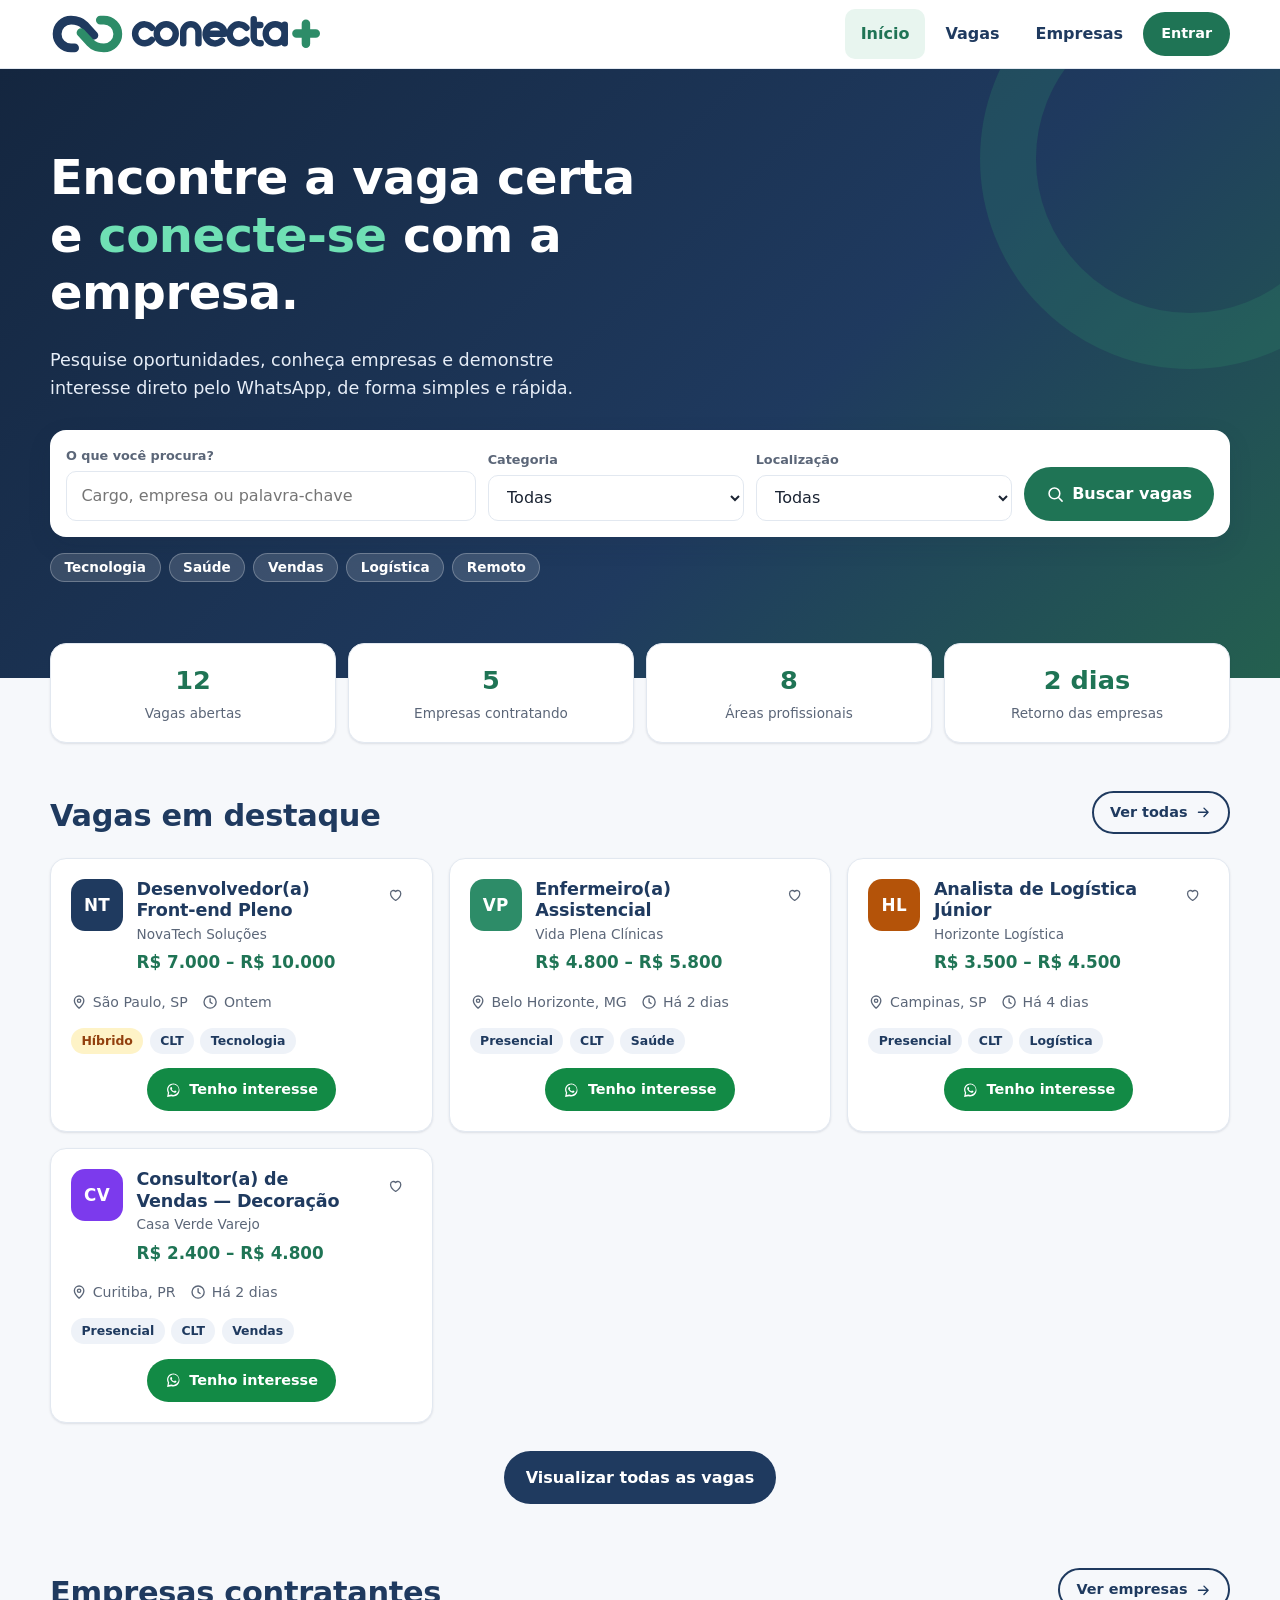
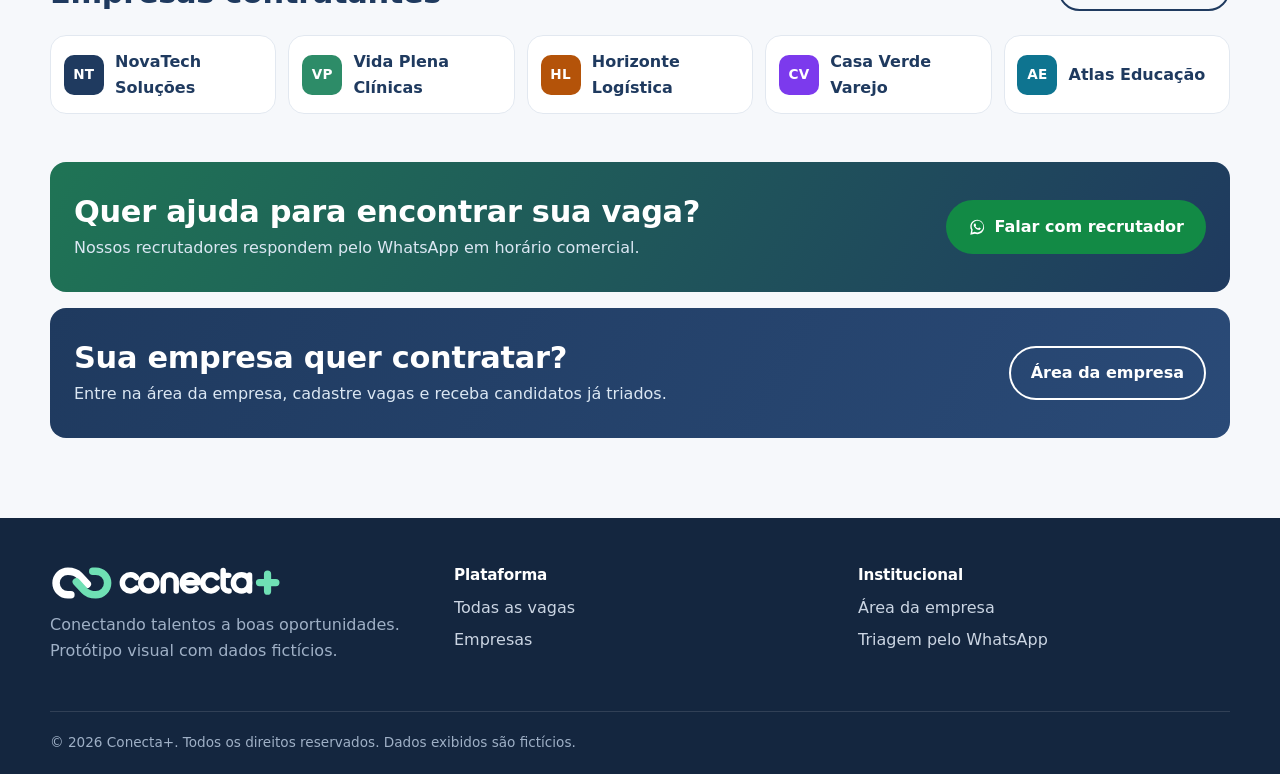
<file: Index.html>
<!DOCTYPE html>
<html lang="pt-BR">
<head>
  <meta charset="UTF-8">
  <meta name="viewport" content="width=device-width, initial-scale=1">
  <title>Conecta+ | Plataforma de vagas de emprego</title>
  <meta name="description" content="Conecta+ — encontre vagas, conheça empresas e fale direto com recrutadores pelo WhatsApp.">
  <meta name="theme-color" content="#1F3A5F">
  <link rel="icon" href="assets/logo-icon.svg" type="image/svg+xml">
  <link rel="stylesheet" href="css/style.css">
</head>
<body>
  <!-- Header, rodapé e logo são inseridos por js/layout.js; o conteúdo desta página é montado por js/app.js -->
  <main id="main" data-page="home" tabindex="-1"></main>

  <script src="js/data.js"></script>
  <script src="js/layout.js"></script>
  <script src="js/app.js"></script>
</body>
</html>
</file>
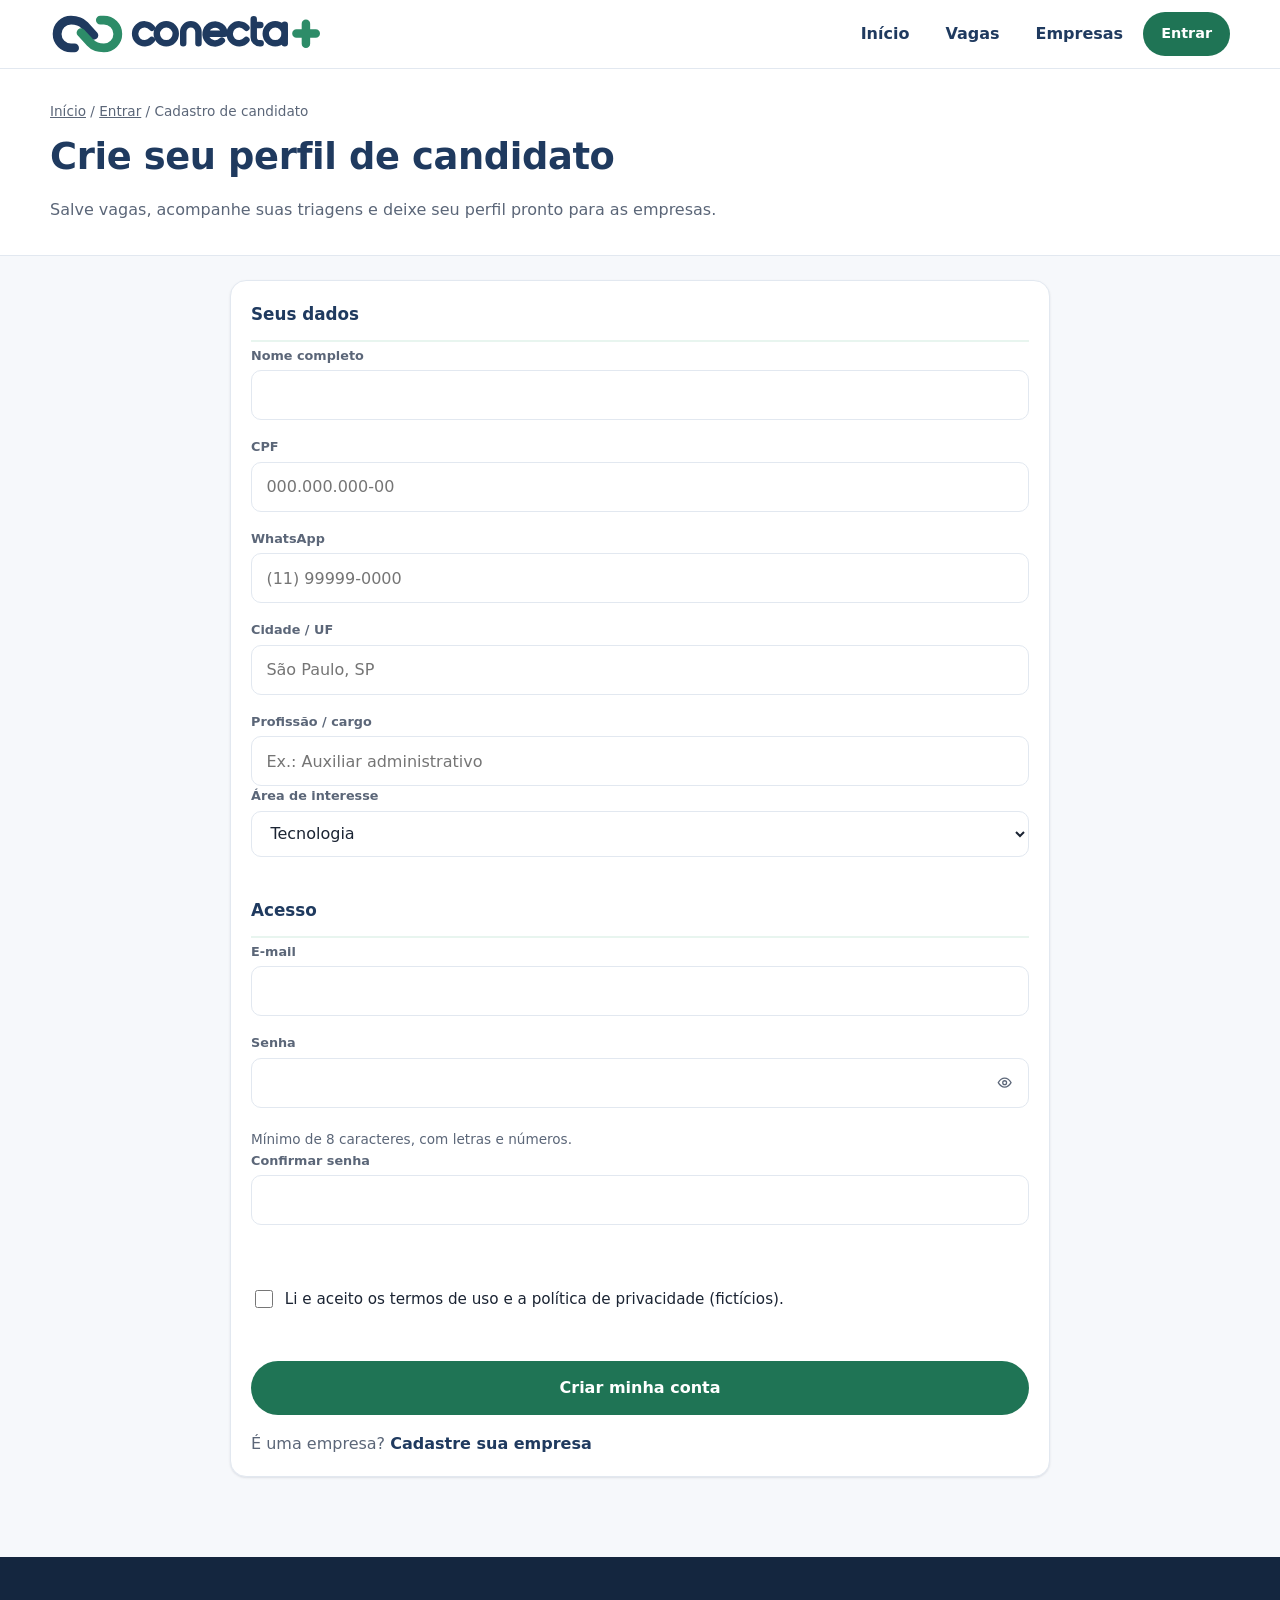
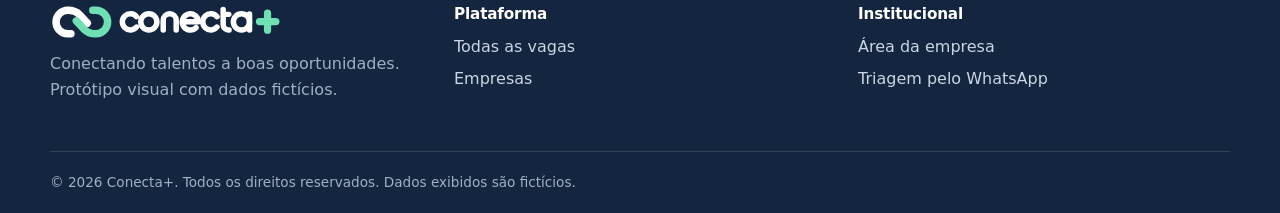
<file: pages/cadastro-candidato.html>
<!DOCTYPE html>
<html lang="pt-BR">
<head>
  <meta charset="UTF-8">
  <meta name="viewport" content="width=device-width, initial-scale=1">
  <title>Cadastro de candidato | Conecta+</title>
  <meta name="description" content="Conecta+ — encontre vagas, conheça empresas e fale direto com recrutadores pelo WhatsApp.">
  <meta name="theme-color" content="#1F3A5F">
  <link rel="icon" href="../assets/logo-icon.svg" type="image/svg+xml">
  <link rel="stylesheet" href="../css/style.css">
</head>
<body>
  <!-- Header, rodapé e logo são inseridos por js/layout.js; o conteúdo desta página é montado por js/app.js -->
  <main id="main" data-page="cadastro-candidato" tabindex="-1"></main>

  <script src="../js/data.js"></script>
  <script src="../js/layout.js"></script>
  <script src="../js/app.js"></script>
</body>
</html>
</file>
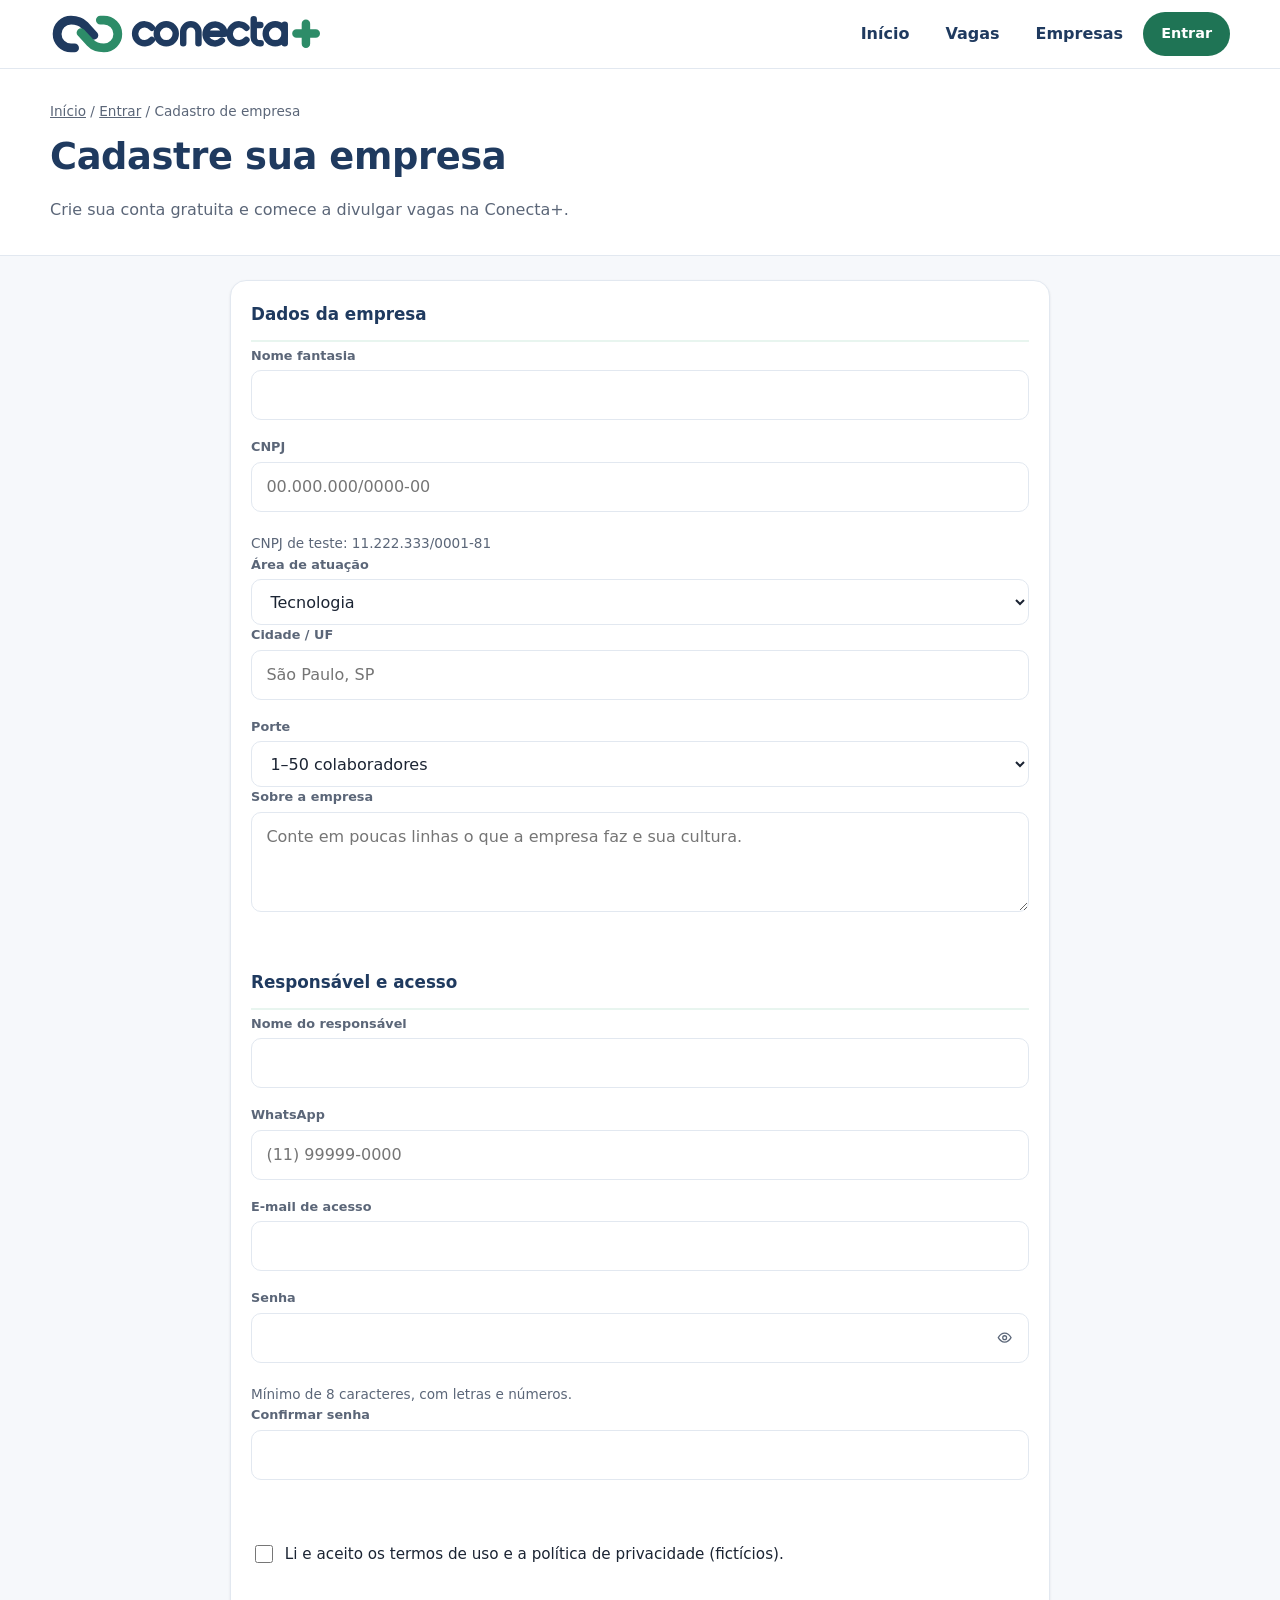
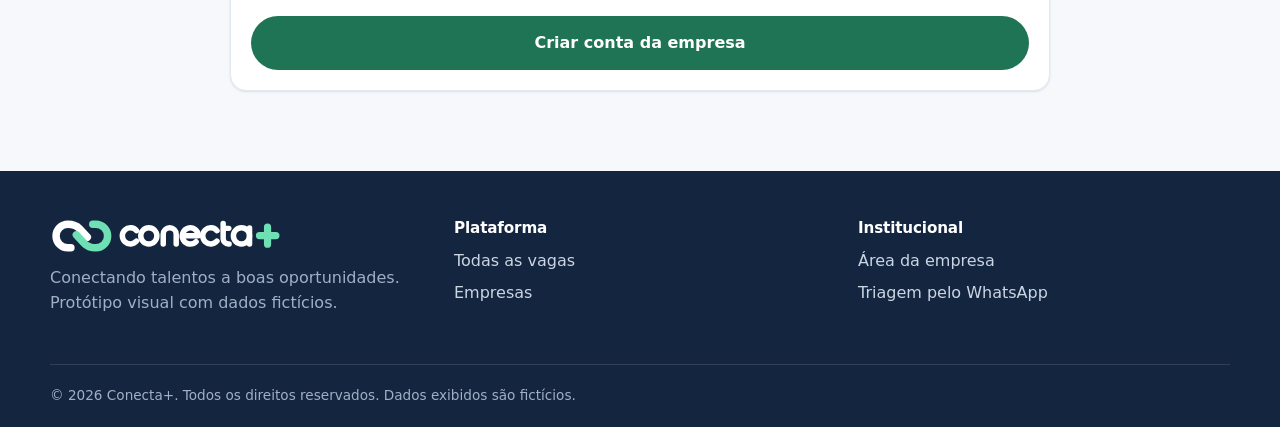
<file: pages/cadastro-empresa.html>
<!DOCTYPE html>
<html lang="pt-BR">
<head>
  <meta charset="UTF-8">
  <meta name="viewport" content="width=device-width, initial-scale=1">
  <title>Cadastro de empresa | Conecta+</title>
  <meta name="description" content="Conecta+ — encontre vagas, conheça empresas e fale direto com recrutadores pelo WhatsApp.">
  <meta name="theme-color" content="#1F3A5F">
  <link rel="icon" href="../assets/logo-icon.svg" type="image/svg+xml">
  <link rel="stylesheet" href="../css/style.css">
</head>
<body>
  <!-- Header, rodapé e logo são inseridos por js/layout.js; o conteúdo desta página é montado por js/app.js -->
  <main id="main" data-page="cadastro-empresa" tabindex="-1"></main>

  <script src="../js/data.js"></script>
  <script src="../js/layout.js"></script>
  <script src="../js/app.js"></script>
</body>
</html>
</file>
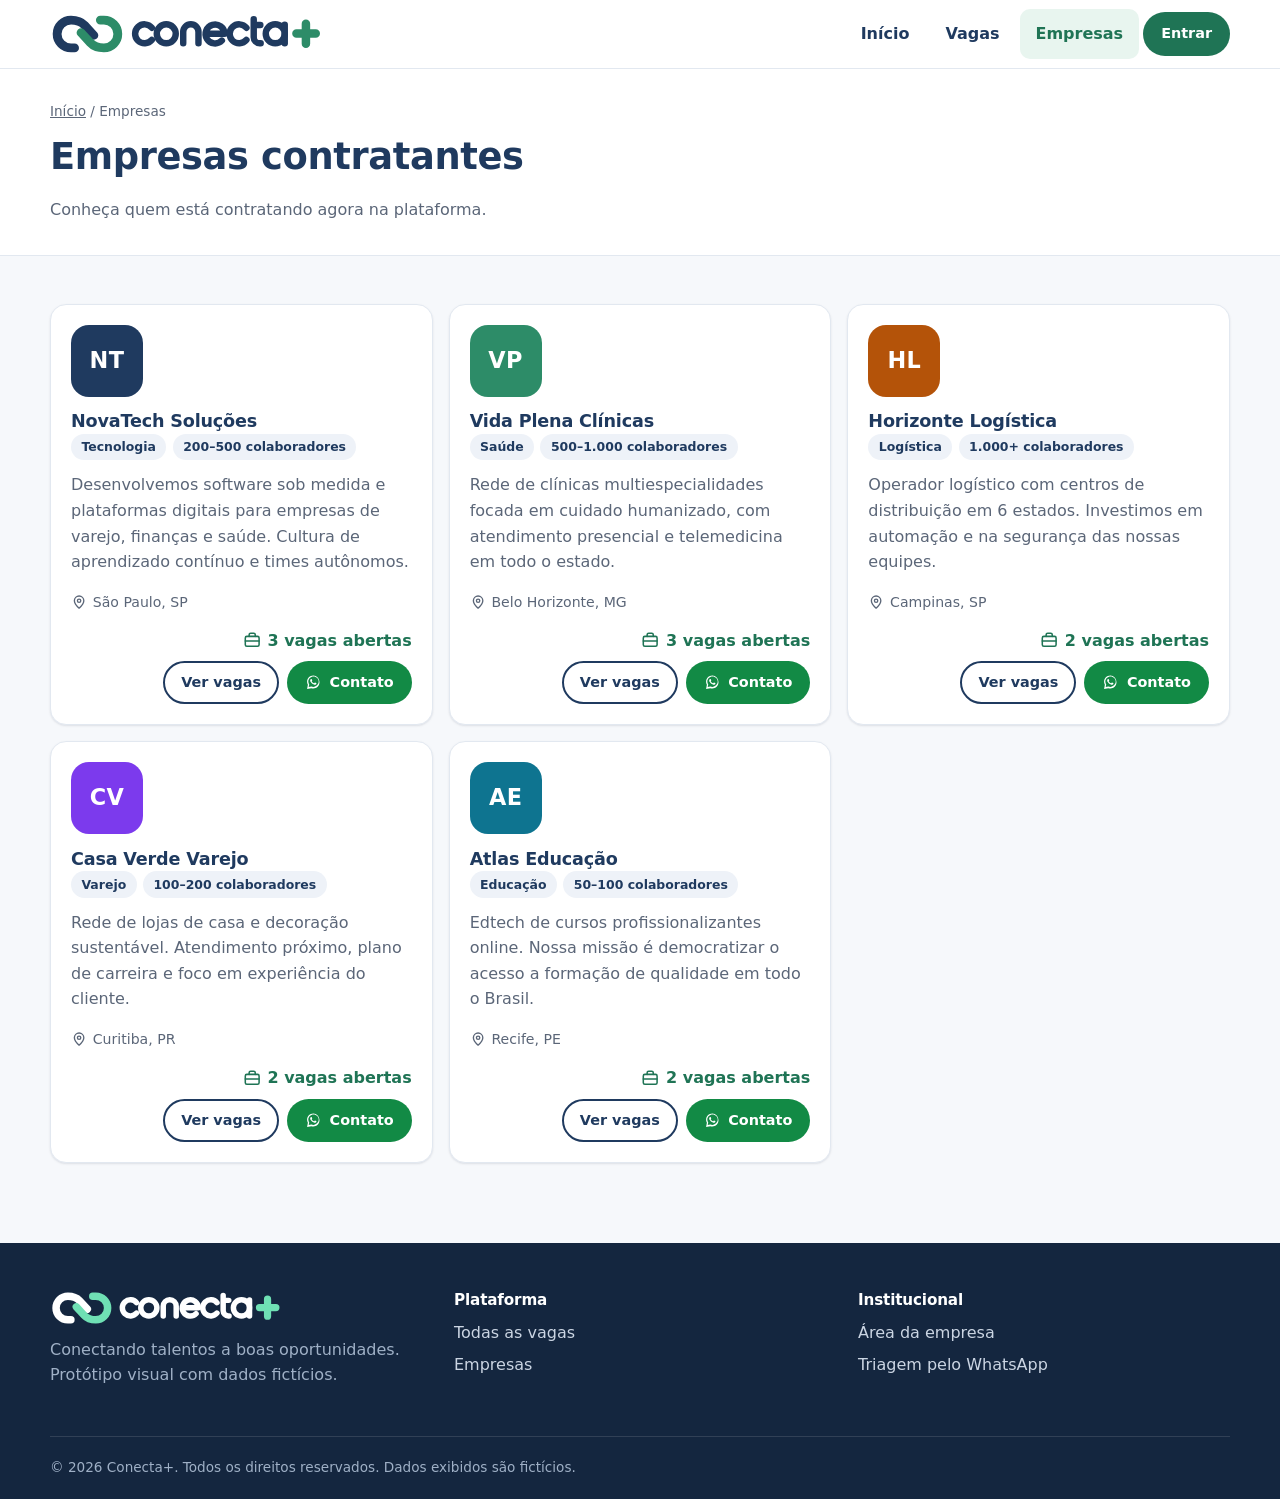
<file: pages/empresas.html>
<!DOCTYPE html>
<html lang="pt-BR">
<head>
  <meta charset="UTF-8">
  <meta name="viewport" content="width=device-width, initial-scale=1">
  <title>Empresas | Conecta+</title>
  <meta name="description" content="Conecta+ — encontre vagas, conheça empresas e fale direto com recrutadores pelo WhatsApp.">
  <meta name="theme-color" content="#1F3A5F">
  <link rel="icon" href="../assets/logo-icon.svg" type="image/svg+xml">
  <link rel="stylesheet" href="../css/style.css">
</head>
<body>
  <!-- Header, rodapé e logo são inseridos por js/layout.js; o conteúdo desta página é montado por js/app.js -->
  <main id="main" data-page="empresas" tabindex="-1"></main>

  <script src="../js/data.js"></script>
  <script src="../js/layout.js"></script>
  <script src="../js/app.js"></script>
</body>
</html>
</file>
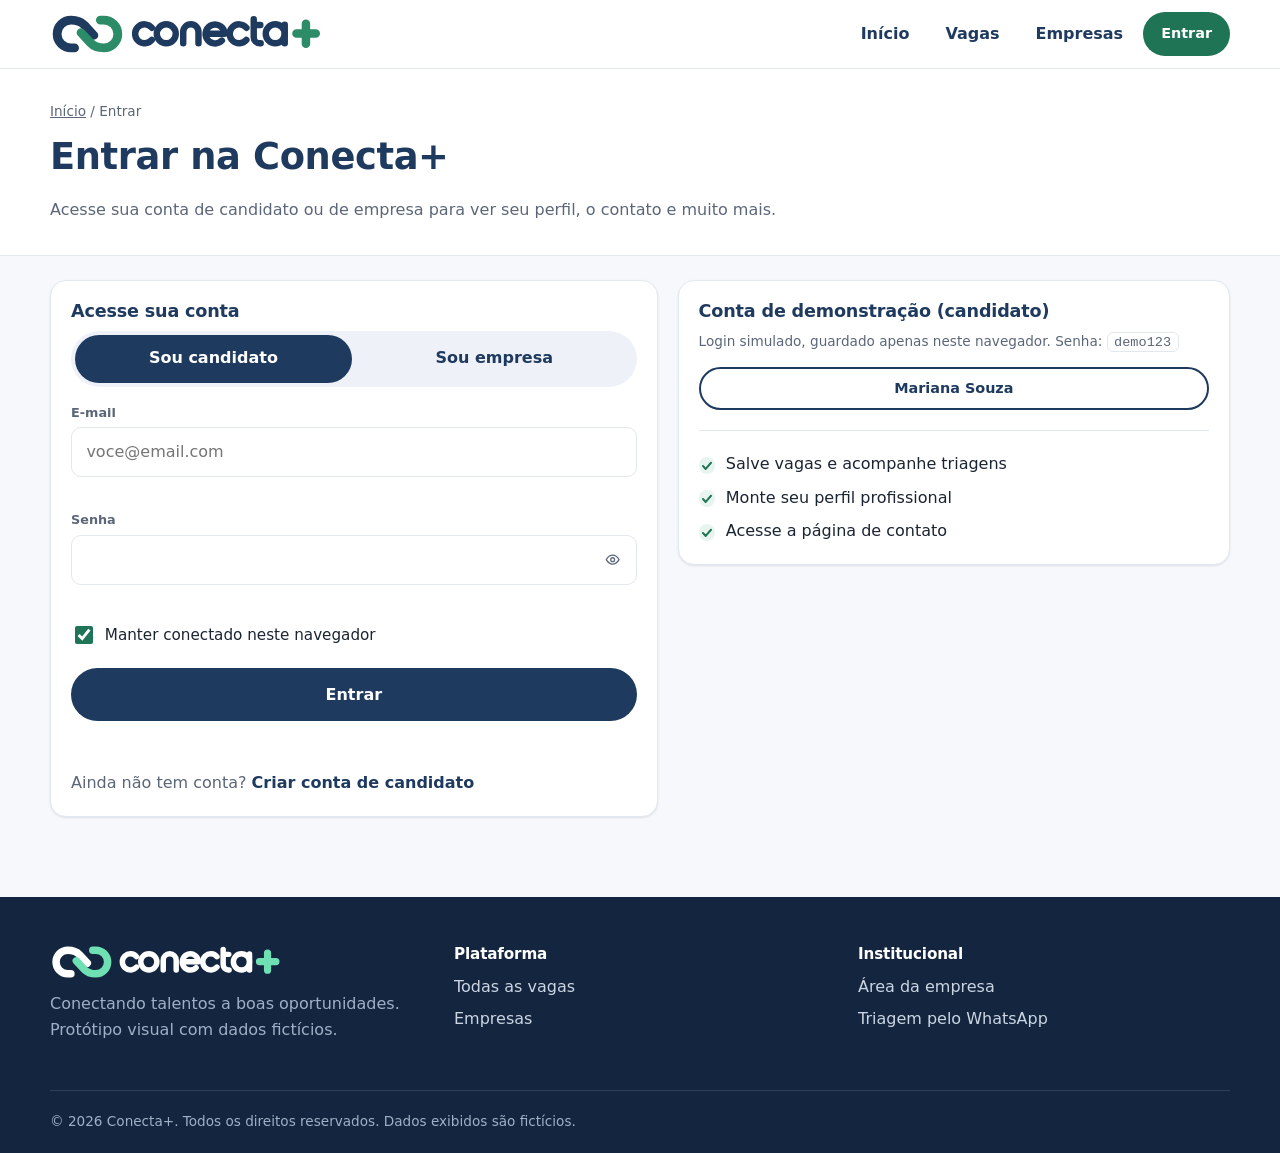
<file: pages/entrar.html>
<!DOCTYPE html>
<html lang="pt-BR">
<head>
  <meta charset="UTF-8">
  <meta name="viewport" content="width=device-width, initial-scale=1">
  <title>Entrar | Conecta+</title>
  <meta name="description" content="Conecta+ — encontre vagas, conheça empresas e fale direto com recrutadores pelo WhatsApp.">
  <meta name="theme-color" content="#1F3A5F">
  <link rel="icon" href="../assets/logo-icon.svg" type="image/svg+xml">
  <link rel="stylesheet" href="../css/style.css">
</head>
<body>
  <!-- Header, rodapé e logo são inseridos por js/layout.js; o conteúdo desta página é montado por js/app.js -->
  <main id="main" data-page="entrar" tabindex="-1"></main>

  <script src="../js/data.js"></script>
  <script src="../js/layout.js"></script>
  <script src="../js/app.js"></script>
</body>
</html>
</file>
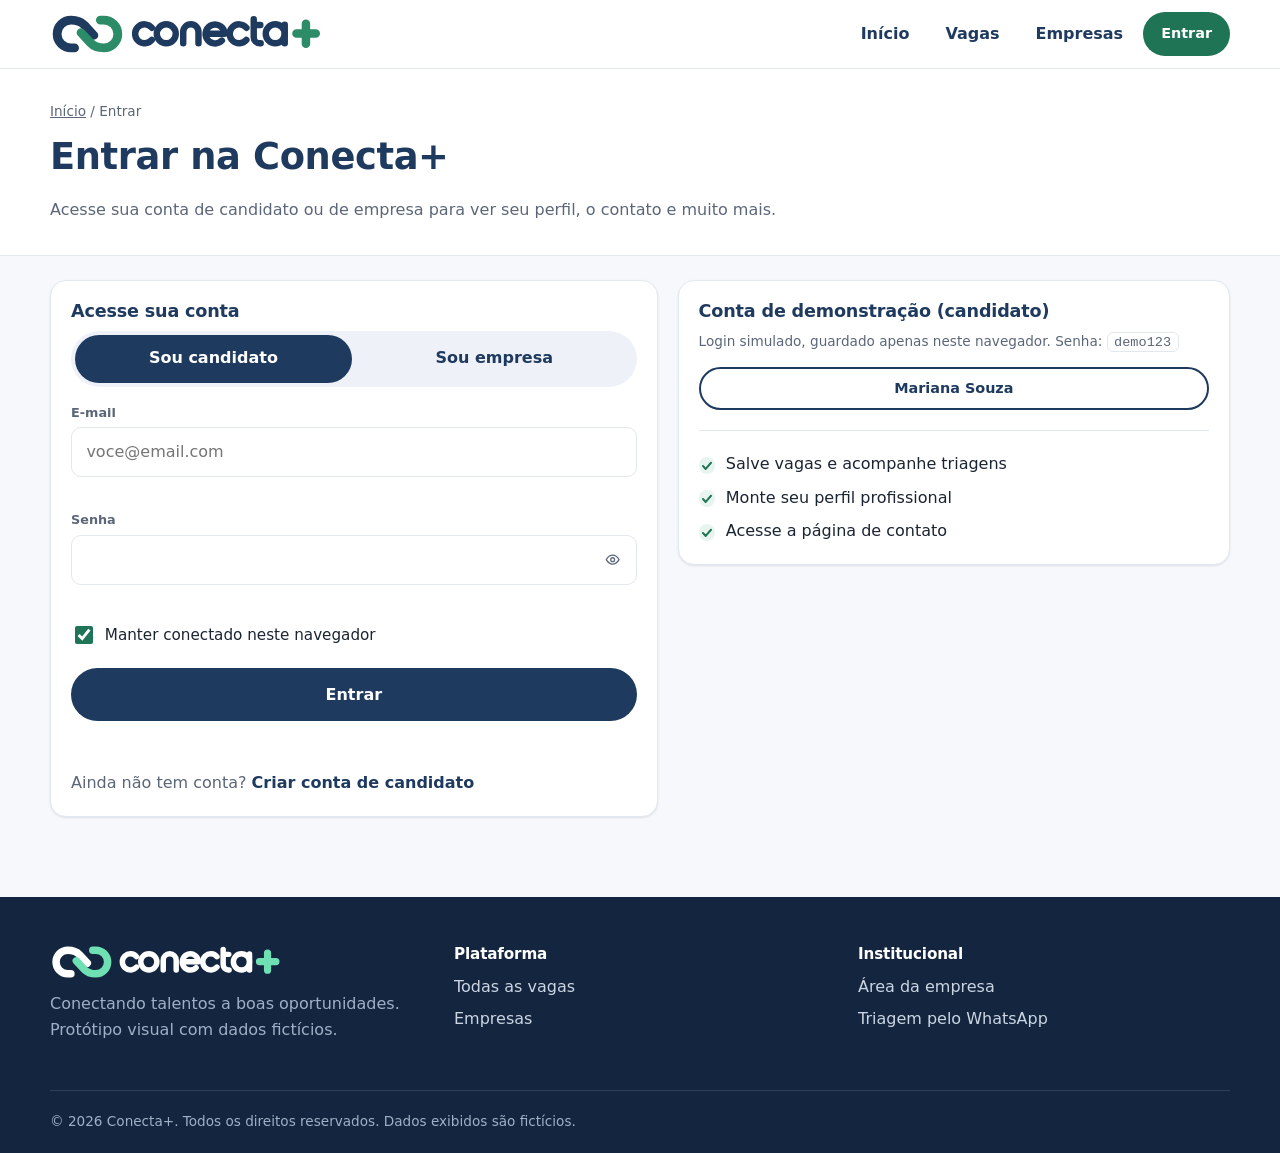
<file: pages/nova-vaga.html>
<!DOCTYPE html>
<html lang="pt-BR">
<head>
  <meta charset="UTF-8">
  <meta name="viewport" content="width=device-width, initial-scale=1">
  <title>Nova vaga | Conecta+</title>
  <meta name="description" content="Conecta+ — encontre vagas, conheça empresas e fale direto com recrutadores pelo WhatsApp.">
  <meta name="theme-color" content="#1F3A5F">
  <link rel="icon" href="../assets/logo-icon.svg" type="image/svg+xml">
  <link rel="stylesheet" href="../css/style.css">
</head>
<body>
  <!-- Header, rodapé e logo são inseridos por js/layout.js; o conteúdo desta página é montado por js/app.js -->
  <main id="main" data-page="nova-vaga" tabindex="-1"></main>

  <script src="../js/data.js"></script>
  <script src="../js/layout.js"></script>
  <script src="../js/app.js"></script>
</body>
</html>
</file>
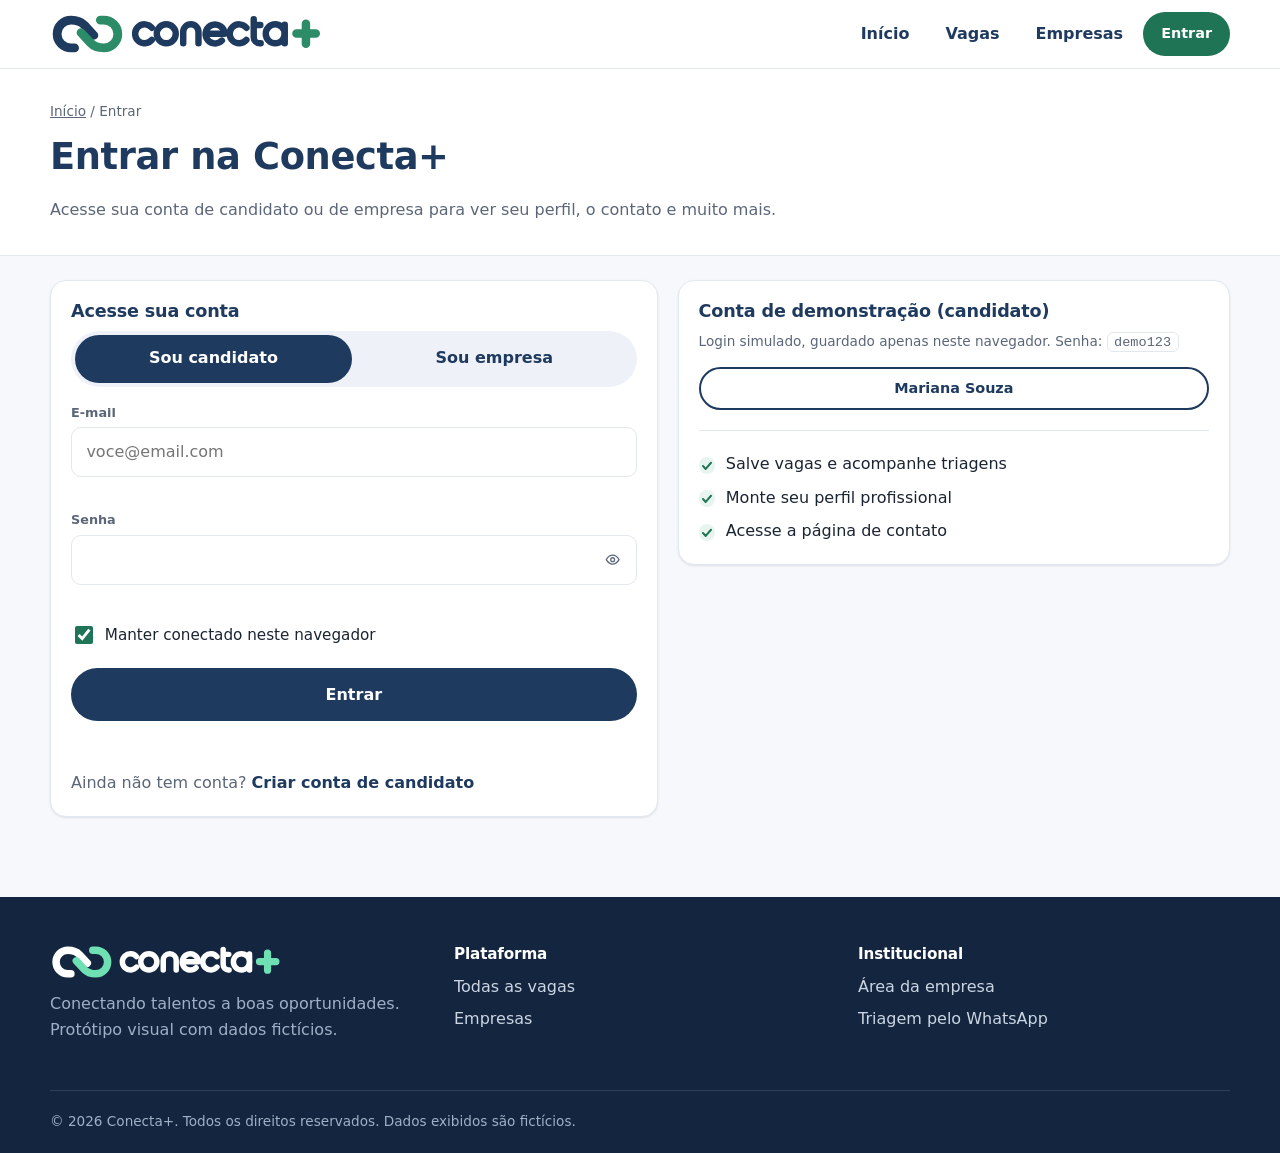
<file: pages/painel.html>
<!DOCTYPE html>
<html lang="pt-BR">
<head>
  <meta charset="UTF-8">
  <meta name="viewport" content="width=device-width, initial-scale=1">
  <title>Painel da empresa | Conecta+</title>
  <meta name="description" content="Conecta+ — encontre vagas, conheça empresas e fale direto com recrutadores pelo WhatsApp.">
  <meta name="theme-color" content="#1F3A5F">
  <link rel="icon" href="../assets/logo-icon.svg" type="image/svg+xml">
  <link rel="stylesheet" href="../css/style.css">
</head>
<body>
  <!-- Header, rodapé e logo são inseridos por js/layout.js; o conteúdo desta página é montado por js/app.js -->
  <main id="main" data-page="painel" tabindex="-1"></main>

  <script src="../js/data.js"></script>
  <script src="../js/layout.js"></script>
  <script src="../js/app.js"></script>
</body>
</html>
</file>
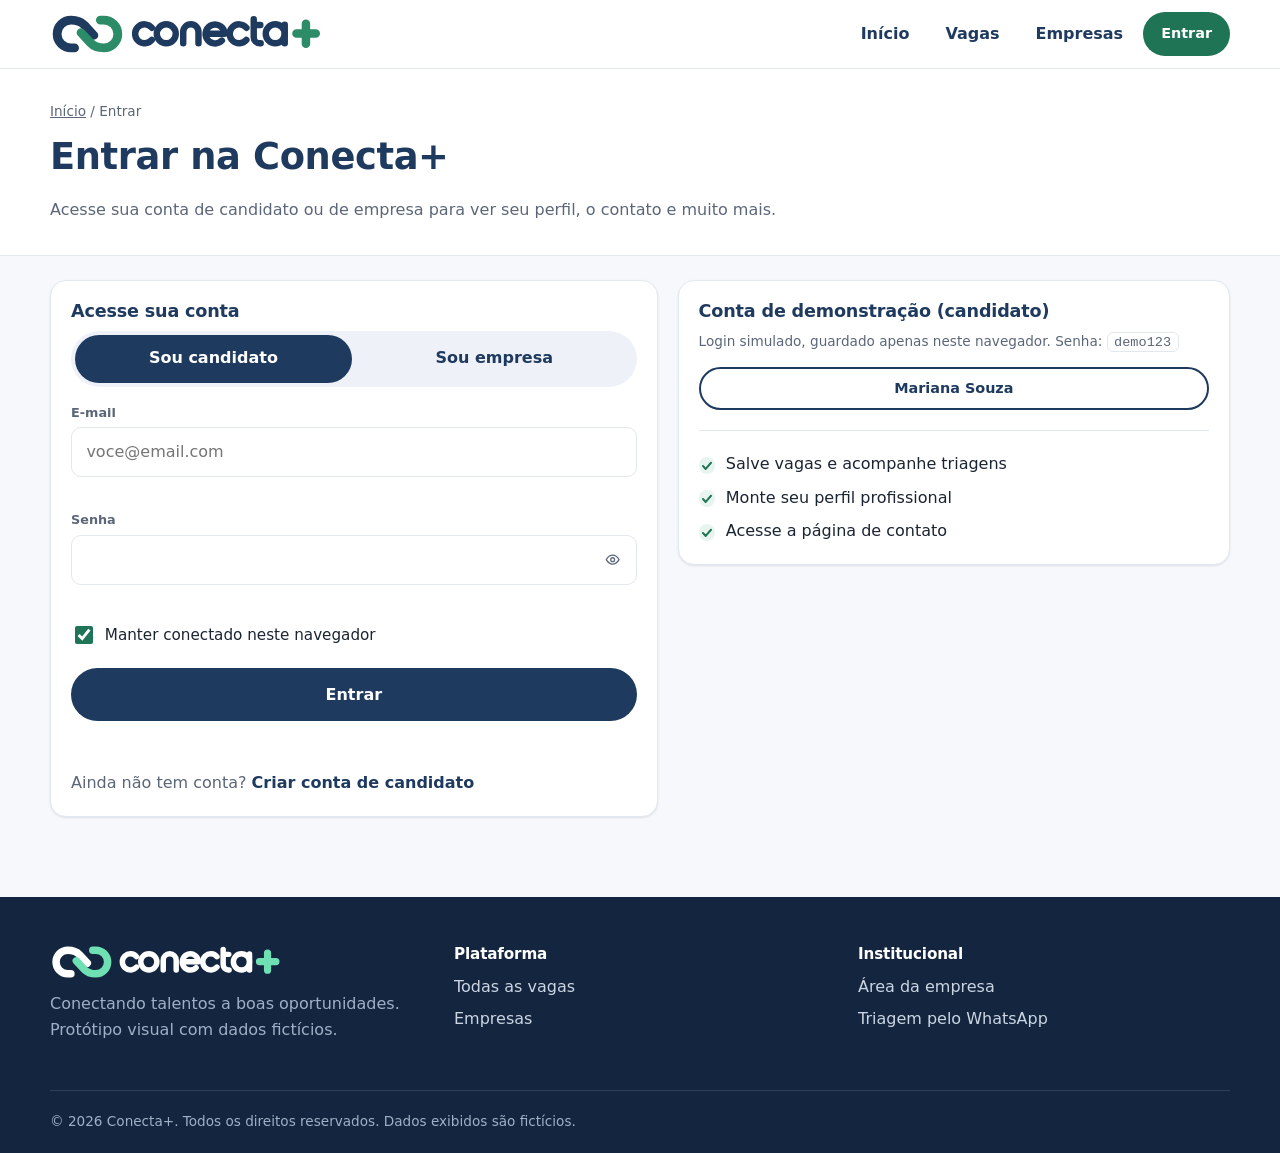
<file: pages/perfil.html>
<!DOCTYPE html>
<html lang="pt-BR">
<head>
  <meta charset="UTF-8">
  <meta name="viewport" content="width=device-width, initial-scale=1">
  <title>Meu perfil | Conecta+</title>
  <meta name="description" content="Conecta+ — encontre vagas, conheça empresas e fale direto com recrutadores pelo WhatsApp.">
  <meta name="theme-color" content="#1F3A5F">
  <link rel="icon" href="../assets/logo-icon.svg" type="image/svg+xml">
  <link rel="stylesheet" href="../css/style.css">
</head>
<body>
  <!-- Header, rodapé e logo são inseridos por js/layout.js; o conteúdo desta página é montado por js/app.js -->
  <main id="main" data-page="perfil" tabindex="-1"></main>

  <script src="../js/data.js"></script>
  <script src="../js/layout.js"></script>
  <script src="../js/app.js"></script>
</body>
</html>
</file>
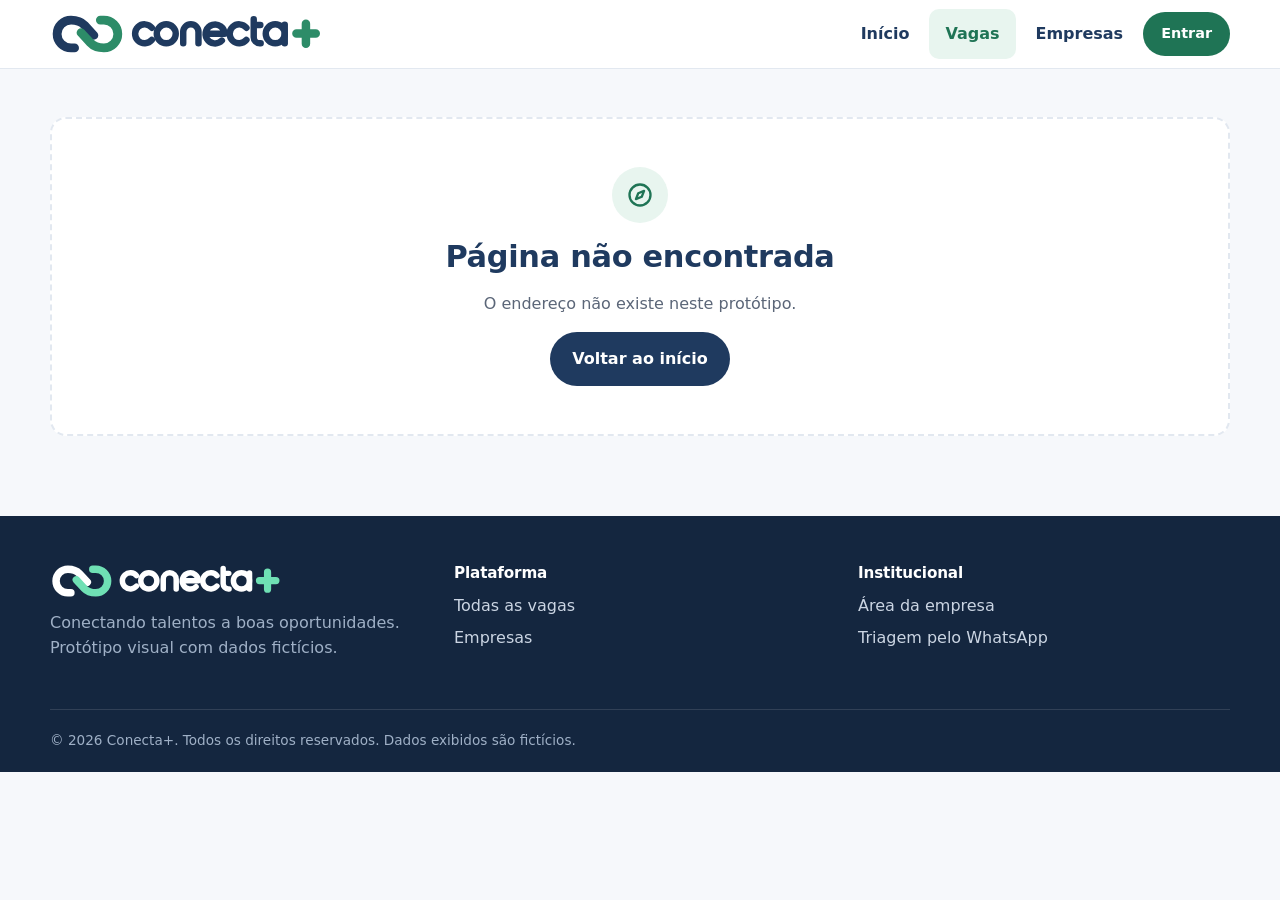
<file: pages/vaga.html>
<!DOCTYPE html>
<html lang="pt-BR">
<head>
  <meta charset="UTF-8">
  <meta name="viewport" content="width=device-width, initial-scale=1">
  <title>Vaga | Conecta+</title>
  <meta name="description" content="Conecta+ — encontre vagas, conheça empresas e fale direto com recrutadores pelo WhatsApp.">
  <meta name="theme-color" content="#1F3A5F">
  <link rel="icon" href="../assets/logo-icon.svg" type="image/svg+xml">
  <link rel="stylesheet" href="../css/style.css">
</head>
<body>
  <!-- Header, rodapé e logo são inseridos por js/layout.js; o conteúdo desta página é montado por js/app.js -->
  <main id="main" data-page="vaga" tabindex="-1"></main>

  <script src="../js/data.js"></script>
  <script src="../js/layout.js"></script>
  <script src="../js/app.js"></script>
</body>
</html>
</file>
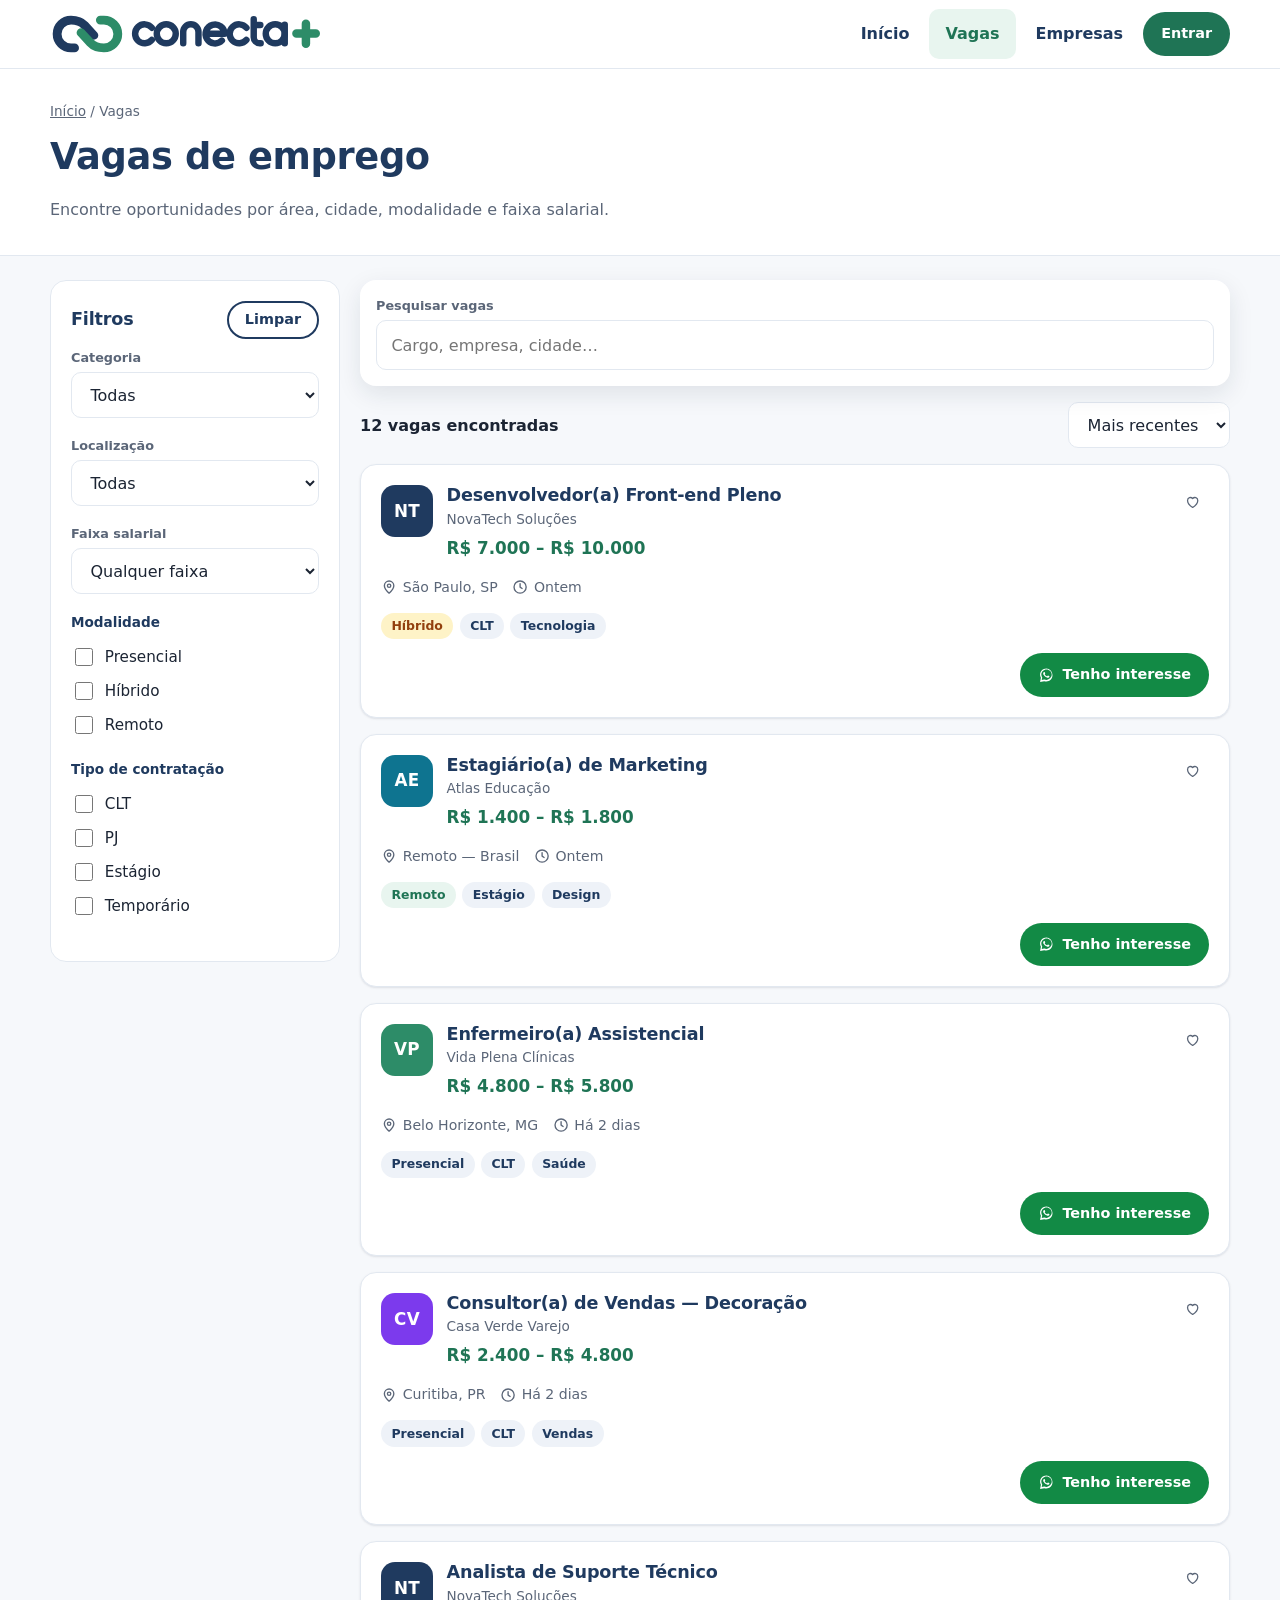
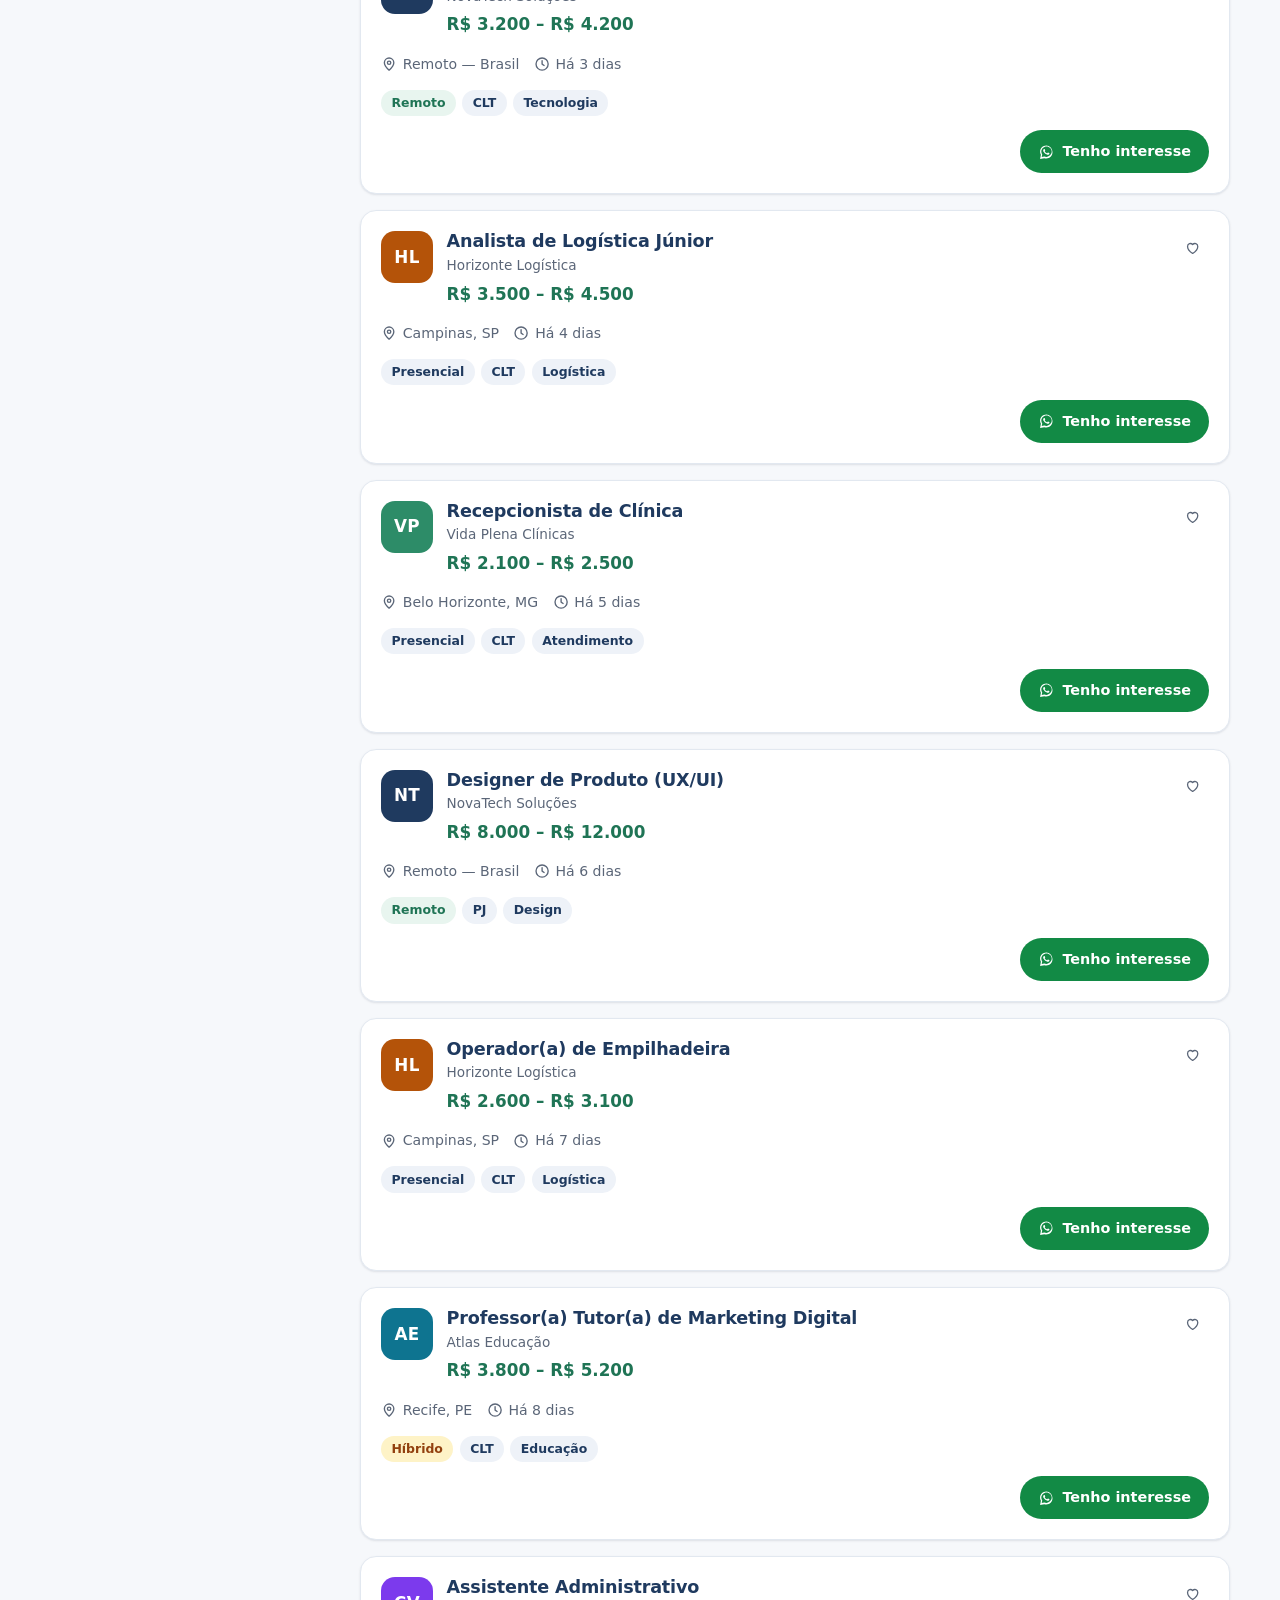
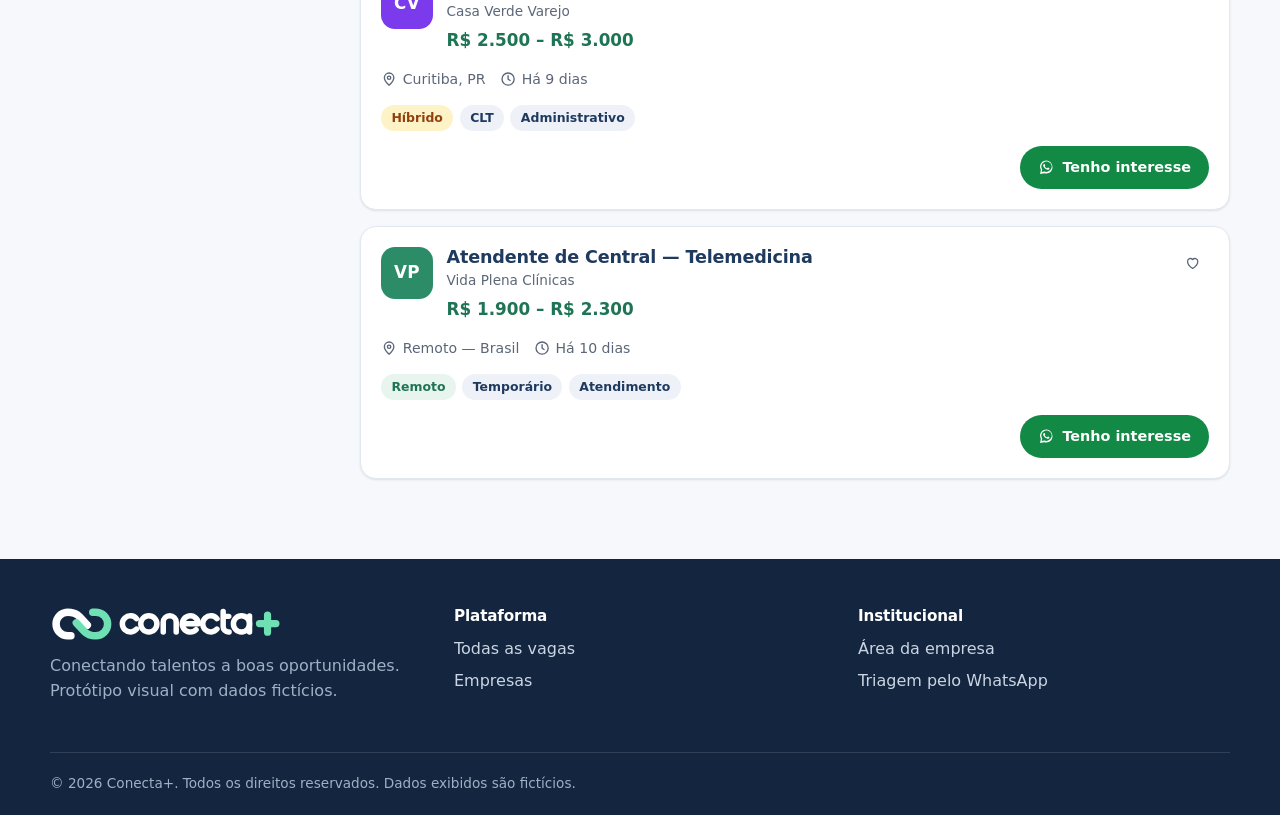
<file: pages/vagas.html>
<!DOCTYPE html>
<html lang="pt-BR">
<head>
  <meta charset="UTF-8">
  <meta name="viewport" content="width=device-width, initial-scale=1">
  <title>Vagas | Conecta+</title>
  <meta name="description" content="Conecta+ — encontre vagas, conheça empresas e fale direto com recrutadores pelo WhatsApp.">
  <meta name="theme-color" content="#1F3A5F">
  <link rel="icon" href="../assets/logo-icon.svg" type="image/svg+xml">
  <link rel="stylesheet" href="../css/style.css">
</head>
<body>
  <!-- Header, rodapé e logo são inseridos por js/layout.js; o conteúdo desta página é montado por js/app.js -->
  <main id="main" data-page="vagas" tabindex="-1"></main>

  <script src="../js/data.js"></script>
  <script src="../js/layout.js"></script>
  <script src="../js/app.js"></script>
</body>
</html>
</file>
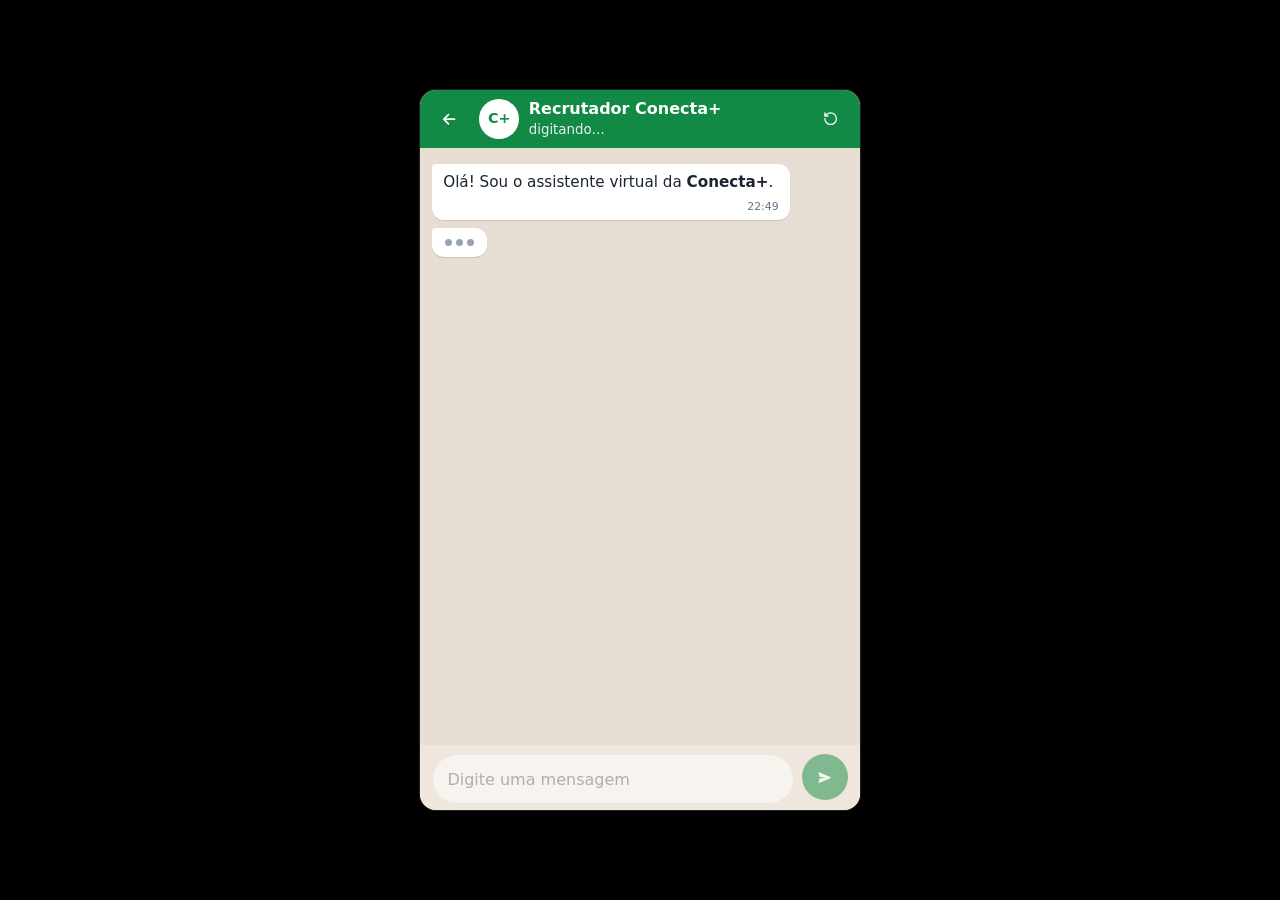
<file: pages/whatsapp.html>
<!DOCTYPE html>
<html lang="pt-BR">
<head>
  <meta charset="UTF-8">
  <meta name="viewport" content="width=device-width, initial-scale=1">
  <title>Triagem pelo WhatsApp | Conecta+</title>
  <meta name="description" content="Conecta+ — encontre vagas, conheça empresas e fale direto com recrutadores pelo WhatsApp.">
  <meta name="theme-color" content="#1F3A5F">
  <link rel="icon" href="../assets/logo-icon.svg" type="image/svg+xml">
  <link rel="stylesheet" href="../css/style.css">
</head>
<body>
  <!-- Header, rodapé e logo são inseridos por js/layout.js; o conteúdo desta página é montado por js/app.js -->
  <main id="main" data-page="whatsapp" tabindex="-1"></main>

  <script src="../js/data.js"></script>
  <script src="../js/layout.js"></script>
  <script src="../js/app.js"></script>
</body>
</html>
</file>
<file: css/style.css>
/* ===== Tokens (extraídos da logo Conecta+) ===== */
:root {
  --navy-900: #14263f;
  --navy: #1f3a5f;
  --navy-700: #2a4a77;
  --navy-50: #eef2f8;
  --green: #2d8c68;
  --green-700: #1f7455;
  --green-50: #e8f5ef;
  --wa: #128a45;
  --wa-hover: #0e7338;
  --bg: #f6f8fb;
  --surface: #fff;
  --text: #1b2433;
  --muted: #5b6678;
  --border: #e2e8f0;
  --warn: #b45309;
  --radius: 16px;
  --radius-sm: 10px;
  --shadow-sm: 0 1px 2px rgba(20, 38, 63, .06), 0 1px 3px rgba(20, 38, 63, .06);
  --shadow: 0 8px 24px rgba(20, 38, 63, .10);
  --font: "Nunito", "Quicksand", ui-rounded, "Segoe UI", system-ui, -apple-system, Roboto, "Helvetica Neue", Arial, sans-serif;
  --header-h: 68px;
}

*, *::before, *::after { box-sizing: border-box; }
[hidden] { display: none !important; }
html { scroll-behavior: smooth; scroll-padding-top: calc(var(--header-h) + 12px); }
body { margin: 0; font-family: var(--font); color: var(--text); background: var(--bg); line-height: 1.6; -webkit-font-smoothing: antialiased; }
img { max-width: 100%; display: block; }
a { color: var(--navy); text-decoration: none; }
h1, h2, h3, h4 { color: var(--navy); line-height: 1.2; margin: 0 0 .5em; letter-spacing: -.01em; }
h1 { font-size: clamp(1.9rem, 5vw, 3rem); font-weight: 800; }
h2 { font-size: clamp(1.4rem, 3vw, 1.9rem); font-weight: 800; }
h3 { font-size: 1.1rem; font-weight: 700; }
p { margin: 0 0 1em; }
.muted { color: var(--muted); }
.small { font-size: .85rem; }
.container { width: min(1180px, 100% - 2rem); margin-inline: auto; }
:focus-visible { outline: 3px solid var(--green); outline-offset: 2px; border-radius: 6px; }
.skip-link { position: absolute; left: -999px; top: 8px; background: var(--navy); color: #fff; padding: .6rem 1rem; border-radius: 8px; z-index: 100; }
.skip-link:focus { left: 8px; }

/* ===== Buttons ===== */
.btn { display: inline-flex; align-items: center; justify-content: center; gap: .5rem; font: inherit; font-weight: 700; padding: .75rem 1.25rem; min-height: 44px; border-radius: 999px; border: 2px solid transparent; cursor: pointer; transition: transform .15s, box-shadow .15s, background .15s, color .15s; text-align: center; }
.btn:hover { transform: translateY(-2px); box-shadow: var(--shadow); }
.btn:active { transform: translateY(0) scale(.98); }
.btn-primary { background: var(--navy); color: #fff; }
.btn-primary:hover { background: var(--navy-700); }
.btn-green { background: var(--green-700); color: #fff; }
.btn-green:hover { background: var(--green); }
.btn-outline { background: transparent; border-color: var(--navy); color: var(--navy); }
.btn-outline:hover { background: var(--navy-50); }
.btn-wa { background: var(--wa); color: #fff; }
.btn-wa:hover { background: var(--wa-hover); }
.btn-block { width: 100%; }
.btn-sm { padding: .5rem 1rem; min-height: 38px; font-size: .9rem; }
.btn svg, .icon { width: 1.15em; height: 1.15em; flex: none; }

/* ===== Header ===== */
.site-header { position: sticky; top: 0; z-index: 50; background: rgba(255, 255, 255, .92); backdrop-filter: blur(10px); border-bottom: 1px solid var(--border); }
.header-inner { display: flex; align-items: center; justify-content: space-between; height: var(--header-h); }
.lg-n{stroke:var(--logo-navy,#1f3a5f)}.lg-g{stroke:var(--logo-green,#2d8c68)}
.logo { height: 40px; width: auto; display: block; }
.logo-light { --logo-navy: #fff; --logo-green: #6fe0b4; height: 34px; margin-bottom: .75rem; }
.nav { display: none; position: absolute; top: var(--header-h); left: 0; right: 0; flex-direction: column; gap: .25rem; padding: 1rem; background: var(--surface); border-bottom: 1px solid var(--border); box-shadow: var(--shadow); }
.nav.open { display: flex; animation: fadeDown .25s ease; }
.nav a:not(.btn) { padding: .75rem 1rem; border-radius: var(--radius-sm); font-weight: 700; color: var(--navy); }
.nav a:not(.btn):hover { background: var(--navy-50); }
.nav a[aria-current="page"] { background: var(--green-50); color: var(--green-700); }
.menu-toggle { display: grid; gap: 5px; place-content: center; width: 44px; height: 44px; background: none; border: 0; cursor: pointer; border-radius: 10px; }
.menu-toggle span { width: 24px; height: 3px; background: var(--navy); border-radius: 3px; transition: transform .25s, opacity .25s; }
.menu-toggle[aria-expanded="true"] span:nth-child(1) { transform: translateY(8px) rotate(45deg); }
.menu-toggle[aria-expanded="true"] span:nth-child(2) { opacity: 0; }
.menu-toggle[aria-expanded="true"] span:nth-child(3) { transform: translateY(-8px) rotate(-45deg); }
@media (min-width: 960px) {
  .menu-toggle { display: none; }
  .nav { display: flex; position: static; flex-direction: row; align-items: center; padding: 0; border: 0; box-shadow: none; background: none; }
}

/* ===== Hero ===== */
.hero { background: linear-gradient(135deg, var(--navy-900), var(--navy) 60%, #24604f); color: #fff; padding: 3rem 0 4.5rem; position: relative; overflow: hidden; }
.hero::after { content: ""; position: absolute; right: -120px; top: -120px; width: 420px; height: 420px; border-radius: 50%; border: 56px solid rgba(45, 140, 104, .25); }
.hero h1 { color: #fff; max-width: 18ch; }
.hero h1 em { font-style: normal; color: #6fe0b4; }
.hero p.lead { font-size: 1.1rem; max-width: 52ch; color: #d6e0ee; }
.search-card { position: relative; z-index: 1; margin-top: 1.75rem; background: var(--surface); border-radius: var(--radius); padding: 1rem; box-shadow: var(--shadow); display: grid; gap: .75rem; }
.field { display: grid; gap: .25rem; }
.field label { font-size: .8rem; font-weight: 700; color: var(--muted); }
.input, .select, .textarea { width: 100%; font: inherit; padding: .7rem .9rem; min-height: 46px; border: 1.5px solid var(--border); border-radius: var(--radius-sm); background: #fff; color: var(--text); transition: border-color .15s, box-shadow .15s; }
.input:focus, .select:focus, .textarea:focus { outline: none; border-color: var(--green); box-shadow: 0 0 0 4px rgba(45, 140, 104, .18); }
.textarea { min-height: 130px; resize: vertical; }
.chips { display: flex; flex-wrap: wrap; gap: .5rem; margin-top: 1rem; position: relative; z-index: 1; }
.chip { display: inline-flex; align-items: center; gap: .35rem; padding: .35rem .85rem; border-radius: 999px; font-size: .85rem; font-weight: 700; background: rgba(255, 255, 255, .14); color: #fff; border: 1px solid rgba(255, 255, 255, .25); cursor: pointer; font-family: inherit; transition: background .15s; }
.chip:hover { background: rgba(255, 255, 255, .26); }
@media (min-width: 800px) {
  .hero { padding: 5rem 0 6rem; }
  .search-card { grid-template-columns: 1.6fr 1fr 1fr auto; align-items: end; }
}

/* ===== Stats ===== */
.stats { margin-top: -2.2rem; position: relative; z-index: 2; display: grid; grid-template-columns: repeat(2, 1fr); gap: .75rem; }
.stat { background: var(--surface); border-radius: var(--radius); padding: 1rem; box-shadow: var(--shadow-sm); border: 1px solid var(--border); text-align: center; }
.stat strong { display: block; font-size: 1.6rem; color: var(--green-700); font-weight: 800; }
.stat span { font-size: .85rem; color: var(--muted); }
@media (min-width: 800px) { .stats { grid-template-columns: repeat(4, 1fr); } }

/* ===== Sections ===== */
.section { padding: 3rem 0; }
.section-head { display: flex; flex-wrap: wrap; align-items: end; justify-content: space-between; gap: .75rem; margin-bottom: 1.5rem; }
.section-head h2 { margin: 0; }
.page-head { background: var(--surface); border-bottom: 1px solid var(--border); padding: 2rem 0; }
.page-head p { margin: 0; color: var(--muted); }
.crumbs { font-size: .85rem; color: var(--muted); margin-bottom: .75rem; }
.crumbs a { color: var(--muted); text-decoration: underline; }

/* ===== Cards ===== */
.grid { display: grid; gap: 1rem; }
.grid-2 { grid-template-columns: repeat(auto-fill, minmax(min(100%, 320px), 1fr)); }
.grid-3 { grid-template-columns: repeat(auto-fill, minmax(min(100%, 340px), 1fr)); }
.card { background: var(--surface); border: 1px solid var(--border); border-radius: var(--radius); padding: 1.25rem; box-shadow: var(--shadow-sm); transition: transform .2s, box-shadow .2s, border-color .2s; }
.card.clickable { cursor: pointer; }
.card.clickable:hover { transform: translateY(-4px); box-shadow: var(--shadow); border-color: var(--green); }
.card.clickable:focus-within { border-color: var(--green); }
.job-top { display: flex; gap: .85rem; align-items: flex-start; }
.job-top h3 { margin: 0 0 .15rem; }
.job-top h3 a:hover { color: var(--green-700); }
.logo-badge { width: 52px; height: 52px; flex: none; border-radius: 14px; display: grid; place-items: center; color: #fff; font-weight: 800; font-size: 1.05rem; letter-spacing: .02em; }
.logo-badge.lg { width: 72px; height: 72px; border-radius: 18px; font-size: 1.4rem; }
.fav { margin-left: auto; background: none; border: 0; cursor: pointer; width: 40px; height: 40px; border-radius: 50%; display: grid; place-items: center; color: var(--muted); transition: transform .2s, color .2s, background .2s; flex: none; }
.fav:hover { background: var(--navy-50); }
.fav[aria-pressed="true"] { color: #e11d48; }
.fav[aria-pressed="true"] svg { fill: currentColor; }
.fav.pop { transform: scale(1.25); }
.meta { display: flex; flex-wrap: wrap; gap: .4rem .9rem; margin: .9rem 0; font-size: .88rem; color: var(--muted); }
.meta span { display: inline-flex; align-items: center; gap: .35rem; }
.tags { display: flex; flex-wrap: wrap; gap: .4rem; }
.tag { font-size: .78rem; font-weight: 700; padding: .2rem .65rem; border-radius: 999px; background: var(--navy-50); color: var(--navy); }
.tag.remoto { background: var(--green-50); color: var(--green-700); }
.tag.hibrido { background: #fef3c7; color: #92400e; }
.salary { font-weight: 800; color: var(--green-700); }
.card-foot { display: flex; flex-wrap: wrap; gap: .5rem; align-items: center; justify-content: space-between; margin-top: 1rem; padding-top: 1rem; border-top: 1px solid var(--border); }
.card-foot .actions { display: flex; gap: .5rem; flex-wrap: wrap; }

/* ===== Jobs layout ===== */
.jobs-layout { display: grid; gap: 1.25rem; padding: 1.5rem 0 3rem; }
.filters { background: var(--surface); border: 1px solid var(--border); border-radius: var(--radius); padding: 1.25rem; display: none; align-self: start; }
.filters.open { display: block; animation: fadeDown .25s ease; }
.filters h3 { display: flex; justify-content: space-between; align-items: center; }
.filter-group { margin-bottom: 1.1rem; }
.filter-group > strong { display: block; font-size: .85rem; margin-bottom: .4rem; color: var(--navy); }
.check { display: flex; align-items: center; gap: .55rem; padding: .3rem 0; font-size: .95rem; cursor: pointer; min-height: 32px; }
.check input { width: 18px; height: 18px; accent-color: var(--green-700); }
.toolbar { display: flex; flex-wrap: wrap; gap: .75rem; align-items: center; justify-content: space-between; margin-bottom: 1rem; }
.toolbar .select { width: auto; }
.active-filters { display: flex; flex-wrap: wrap; gap: .4rem; margin-bottom: 1rem; }
.pill { display: inline-flex; gap: .4rem; align-items: center; font: inherit; font-size: .82rem; font-weight: 700; padding: .25rem .4rem .25rem .75rem; border-radius: 999px; background: var(--green-50); color: var(--green-700); border: 0; cursor: pointer; }
.pill:hover { background: #d2ecdf; }
.list { display: grid; gap: 1rem; }
.empty { text-align: center; padding: 3rem 1rem; background: var(--surface); border: 2px dashed var(--border); border-radius: var(--radius); }
.empty .big { width: 56px; height: 56px; margin: 0 auto 1rem; border-radius: 50%; background: var(--green-50); color: var(--green-700); display: grid; place-items: center; }
.empty .big .icon { width: 28px; height: 28px; }
@media (min-width: 960px) {
  .jobs-layout { grid-template-columns: 290px 1fr; }
  .filters { display: block; position: sticky; top: calc(var(--header-h) + 16px); }
  #filterToggle { display: none; }
}

/* ===== Job detail ===== */
.detail-head { display: flex; gap: 1rem; flex-wrap: wrap; align-items: center; }
.detail-head h1 { font-size: clamp(1.5rem, 4vw, 2.2rem); margin-bottom: .25rem; }
.detail-layout { display: grid; gap: 1.25rem; padding: 1.5rem 0 3rem; }
.detail-layout h2 { font-size: 1.25rem; margin-top: 1.5rem; }
.detail-layout h2:first-child { margin-top: 0; }
.ticks { list-style: none; padding: 0; margin: 0 0 1rem; display: grid; gap: .5rem; }
.ticks li { position: relative; padding-left: 1.7rem; }
.ticks li::before { content: ""; position: absolute; left: 0; top: .35em; width: 1.05rem; height: 1.05rem; border-radius: 50%; background: var(--green-50) url("data:image/svg+xml,%3Csvg xmlns='http://www.w3.org/2000/svg' viewBox='0 0 16 16'%3E%3Cpath d='M4 8.5l2.7 2.7L12 5.5' fill='none' stroke='%231f7455' stroke-width='2' stroke-linecap='round' stroke-linejoin='round'/%3E%3C/svg%3E") center/100% no-repeat; }
.side-card { position: sticky; top: calc(var(--header-h) + 16px); align-self: start; display: grid; gap: .9rem; }
.kv { display: grid; gap: .6rem; margin: 0; }
.kv div { display: flex; justify-content: space-between; gap: 1rem; border-bottom: 1px dashed var(--border); padding-bottom: .5rem; font-size: .92rem; }
.kv dt { color: var(--muted); }
.kv dd { margin: 0; font-weight: 700; text-align: right; }
@media (min-width: 960px) { .detail-layout { grid-template-columns: 1fr 340px; } }

/* ===== Company ===== */
.company-card .logo-badge { margin-bottom: .9rem; }
.company-card h3 { margin-bottom: .1rem; }
.open-jobs { display: inline-flex; align-items: center; gap: .4rem; font-weight: 800; color: var(--green-700); }
.company-strip { display: grid; grid-template-columns: repeat(auto-fit, minmax(150px, 1fr)); gap: .75rem; }
.company-strip a { display: flex; align-items: center; gap: .7rem; padding: .8rem; background: var(--surface); border: 1px solid var(--border); border-radius: var(--radius); font-weight: 700; transition: transform .2s, box-shadow .2s; }
.company-strip a:hover { transform: translateY(-3px); box-shadow: var(--shadow); }
.company-strip .logo-badge { width: 40px; height: 40px; border-radius: 10px; font-size: .85rem; }

/* ===== Profile ===== */
.profile-hero { display: flex; flex-wrap: wrap; gap: 1.25rem; align-items: center; }
.avatar { width: 96px; height: 96px; border-radius: 50%; background: linear-gradient(135deg, var(--navy), var(--green)); color: #fff; display: grid; place-items: center; font-size: 2rem; font-weight: 800; border: 4px solid #fff; box-shadow: var(--shadow); }
.status { display: inline-flex; align-items: center; gap: .4rem; font-size: .85rem; font-weight: 700; color: var(--green-700); }
.status::before { content: ""; width: 9px; height: 9px; border-radius: 50%; background: var(--green); box-shadow: 0 0 0 4px rgba(45, 140, 104, .2); }
.timeline { list-style: none; margin: 0; padding: 0 0 0 1.25rem; border-left: 2px solid var(--border); display: grid; gap: 1.25rem; }
.timeline li { position: relative; }
.timeline li::before { content: ""; position: absolute; left: calc(-1.25rem - 7px); top: .35rem; width: 12px; height: 12px; border-radius: 50%; background: var(--green); border: 2px solid #fff; box-shadow: 0 0 0 2px var(--green); }
.timeline strong { display: block; color: var(--navy); }
.profile-grid { display: grid; gap: 1rem; padding: 1.5rem 0 3rem; }
@media (min-width: 900px) { .profile-grid { grid-template-columns: 1fr 1.4fr; align-items: start; } }

/* ===== Contact ===== */
.contact-grid { display: grid; gap: 1.25rem; padding: 1.5rem 0 3rem; }
@media (min-width: 900px) { .contact-grid { grid-template-columns: 1fr 1.2fr; } }
.info-list { list-style: none; padding: 0; margin: 0 0 1.25rem; display: grid; gap: .9rem; }
.info-list li { display: flex; gap: .8rem; align-items: flex-start; }
.info-ico { width: 40px; height: 40px; border-radius: 12px; background: var(--green-50); color: var(--green-700); display: grid; place-items: center; flex: none; }
.form { display: grid; gap: 1rem; }
.err { color: #b91c1c; font-size: .82rem; min-height: 1em; }
.input.invalid, .select.invalid, .textarea.invalid { border-color: #b91c1c; }
.success { background: var(--green-50); border: 1px solid var(--green); color: var(--green-700); padding: 1rem; border-radius: var(--radius-sm); font-weight: 700; }

/* ===== CTA band ===== */
.cta { background: linear-gradient(120deg, var(--green-700), var(--navy)); color: #fff; border-radius: var(--radius); padding: 2rem 1.5rem; display: flex; flex-wrap: wrap; align-items: center; justify-content: space-between; gap: 1.25rem; }
.cta h2 { color: #fff; margin-bottom: .25rem; }
.cta p { margin: 0; color: #dbe7f3; }

/* ===== Footer ===== */
.site-footer { background: var(--navy-900); color: #cbd5e3; padding: 3rem 0 0; margin-top: 2rem; }
.site-footer .muted { color: #9fb0c6; }
.site-footer h4 { color: #fff; font-size: .95rem; }
.site-footer a { display: block; color: #cbd5e3; padding: .2rem 0; }
.site-footer a:hover { color: #6fe0b4; }
.footer-grid { display: grid; grid-template-columns: repeat(auto-fit, minmax(200px, 1fr)); gap: 2rem; }
.footer-bottom { border-top: 1px solid rgba(255, 255, 255, .12); margin-top: 2rem; padding: 1.25rem 0; font-size: .85rem; color: #9fb0c6; }

/* ===== Modal / Toast ===== */
.modal[hidden] { display: none; }
.modal { position: fixed; inset: 0; z-index: 100; display: grid; place-items: center; padding: 1rem; }
.modal-backdrop { position: absolute; inset: 0; background: rgba(10, 20, 35, .6); animation: fadeIn .2s; }
.chat-card { position: relative; width: min(440px, 100%); height: min(680px, calc(100dvh - 6rem)); min-height: 480px; margin-inline: auto; display: flex; flex-direction: column; background: #efe7dd; border-radius: var(--radius); overflow: hidden; box-shadow: var(--shadow); animation: pop .25s ease; }
.wa-head { display: flex; align-items: center; gap: .6rem; background: var(--wa); color: #fff; padding: .55rem .6rem; }
.wa-head > div { flex: 1; min-width: 0; line-height: 1.25; }
.wa-head strong { display: block; white-space: nowrap; overflow: hidden; text-overflow: ellipsis; }
.wa-head small { opacity: .9; }
.wa-icon-btn { text-decoration: none; background: none; border: 0; color: #fff; width: 40px; height: 40px; border-radius: 50%; cursor: pointer; display: grid; place-items: center; }
.wa-icon-btn:hover { background: rgba(255, 255, 255, .18); }
.wa-avatar { width: 40px; height: 40px; border-radius: 50%; background: #fff; color: var(--wa); display: grid; place-items: center; font-weight: 800; font-size: .9rem; flex: none; }
.wa-chat { flex: 1; overflow-y: auto; padding: 1rem .75rem; display: flex; flex-direction: column; gap: .5rem; background: #e7ded3; }
.wa-msg { display: flex; animation: rise .25s ease both; }
.wa-msg.me { justify-content: flex-end; }
.wa-bubble { max-width: 86%; padding: .45rem .7rem .3rem; border-radius: 4px 12px 12px 12px; background: #fff; font-size: .95rem; line-height: 1.45; box-shadow: 0 1px 1px rgba(0, 0, 0, .12); overflow-wrap: anywhere; }
.wa-msg.me .wa-bubble { background: #d9fdd3; border-radius: 12px 4px 12px 12px; }
.wa-time { display: inline-flex; align-items: center; gap: 2px; float: right; margin: .4rem 0 0 .7rem; font-size: .68rem; color: #667085; }
.wa-time .icon { width: 14px; height: 14px; }
.wa-typing { display: flex; gap: 4px; padding: .7rem .8rem; }
.wa-typing i { width: 7px; height: 7px; border-radius: 50%; background: #98a2b3; animation: blink 1.2s infinite; }
.wa-typing i:nth-child(2) { animation-delay: .2s; }
.wa-typing i:nth-child(3) { animation-delay: .4s; }
@keyframes blink { 0%, 80%, 100% { opacity: .3; transform: none; } 40% { opacity: 1; transform: translateY(-3px); } }
.wa-job { display: block; margin-top: .5rem; padding: .5rem .65rem; border-radius: 8px; background: var(--green-50); border-left: 4px solid var(--wa); color: var(--text); }
.wa-job:hover { background: #d2ecdf; }
.wa-job strong { display: block; color: var(--navy); }
.wa-job small { color: var(--muted); }
.wa-quick { display: flex; flex-wrap: wrap; gap: .4rem; padding: .5rem .75rem 0; background: #efe7dd; max-height: 32%; overflow-y: auto; }
.wa-quick:empty { display: none; }
.wa-chipq { border: 1.5px solid var(--wa); color: var(--wa); background: #fff; border-radius: 999px; padding: .3rem .85rem; min-height: 38px; font: inherit; font-weight: 700; font-size: .88rem; cursor: pointer; transition: background .15s, color .15s; }
.wa-chipq:hover { background: var(--wa); color: #fff; }
.wa-input { display: flex; gap: .5rem; padding: .6rem .75rem .35rem; background: #efe7dd; }
.wa-input .input { border-radius: 999px; }
.wa-send { width: 46px; height: 46px; border-radius: 50%; border: 0; background: var(--wa); color: #fff; cursor: pointer; display: grid; place-items: center; flex: none; }
.wa-send:disabled, .wa-input .input:disabled { opacity: .5; cursor: not-allowed; }
.wa-note { margin: 0; padding: .1rem .75rem .6rem; background: #efe7dd; font-size: .72rem; color: var(--muted); text-align: center; }
.toast { position: fixed; left: 50%; bottom: 1.5rem; transform: translate(-50%, 140%); background: var(--navy-900); color: #fff; padding: .8rem 1.2rem; border-radius: 999px; box-shadow: var(--shadow); z-index: 120; transition: transform .3s, opacity .3s; opacity: 0; pointer-events: none; max-width: calc(100% - 2rem); font-weight: 700; }
.toast.show { transform: translate(-50%, 0); opacity: 1; }

/* ===== Animations ===== */
@keyframes fadeDown { from { opacity: 0; transform: translateY(-8px); } to { opacity: 1; transform: none; } }
@keyframes fadeIn { from { opacity: 0; } to { opacity: 1; } }
@keyframes pop { from { opacity: 0; transform: scale(.94) translateY(10px); } to { opacity: 1; transform: none; } }
@keyframes rise { from { opacity: 0; transform: translateY(14px); } to { opacity: 1; transform: none; } }
.view { animation: rise .35s ease both; }
.view .card { animation: rise .4s ease both; }
@media (prefers-reduced-motion: reduce) {
  *, *::before, *::after { animation: none !important; transition: none !important; scroll-behavior: auto !important; }
}

/* ===== Área da empresa ===== */
.btn-outline-light { background: transparent; border-color: #fff; color: #fff; }
.btn-outline-light:hover { background: rgba(255, 255, 255, .15); }
.cta-alt { background: linear-gradient(120deg, var(--navy), var(--navy-700)); }
.demo-box { background: var(--navy-50); border: 1px dashed var(--navy-700); border-radius: var(--radius-sm); padding: 1rem; margin-top: 1rem; }
code { background: #fff; padding: .1rem .4rem; border-radius: 6px; border: 1px solid var(--border); }
.panel-grid { display: grid; gap: 1.25rem; padding: 1.5rem 0 3rem; }
@media (min-width: 1000px) { .panel-grid { grid-template-columns: 1.1fr 1fr; align-items: start; } }
.stats.flat { margin-top: 0; }
@media (min-width: 800px) { .stats.flat { grid-template-columns: repeat(3, 1fr); } }
.form-grid { grid-template-columns: 1fr; }
@media (min-width: 640px) { .form-grid { grid-template-columns: 1fr 1fr; } .form-grid .span2 { grid-column: 1 / -1; } }
.rows { list-style: none; margin: 0; padding: 0; display: grid; }
.rows li { display: flex; justify-content: space-between; align-items: center; gap: .75rem; padding: .75rem 0; border-bottom: 1px solid var(--border); }
.rows li:last-child { border-bottom: 0; }
.rows li > div { min-width: 0; }

/* ===== Auth, cadastro e página do WhatsApp ===== */
.auth-grid { display: grid; gap: 1.25rem; padding: 1.5rem 0 3rem; }
@media (min-width: 900px) { .auth-grid { grid-template-columns: 1.1fr 1fr; align-items: start; } }
.narrow { width: min(820px, 100% - 2rem); }
.pass-wrap { position: relative; }
.pass-wrap .input { padding-right: 3rem; }
.pass-toggle { position: absolute; right: 4px; top: 50%; transform: translateY(-50%); width: 40px; height: 40px; border: 0; background: none; color: var(--muted); border-radius: 50%; cursor: pointer; display: grid; place-items: center; }
.pass-toggle:hover { background: var(--navy-50); color: var(--navy); }
.fs { border: 0; padding: 0; margin: 0 0 1.5rem; display: grid; gap: 1rem; min-width: 0; }
.fs legend { font-weight: 800; color: var(--navy); font-size: 1.05rem; padding: 0 0 .75rem; border-bottom: 2px solid var(--green-50); margin-bottom: .25rem; width: 100%; }
.lbl { font-size: .8rem; font-weight: 700; color: var(--muted); }
.check-grid { display: grid; grid-template-columns: repeat(auto-fill, minmax(190px, 1fr)); gap: .1rem .75rem; margin-top: .25rem; }
.info-note { background: var(--green-50); border-left: 4px solid var(--green); border-radius: var(--radius-sm); padding: .75rem 1rem; font-size: .9rem; color: var(--green-700); }
.form-actions { display: flex; flex-wrap: wrap; gap: .75rem; }
.wa-page { display: grid; gap: 1.25rem; padding: 1.5rem 0 3rem; }
@media (min-width: 900px) { .wa-page { grid-template-columns: 1fr 440px; align-items: start; } .wa-info { position: sticky; top: calc(var(--header-h) + 16px); } }
.steps { counter-reset: s; list-style: none; padding: 0; margin: 0 0 1.25rem; display: grid; gap: .9rem; }
.steps li { position: relative; padding-left: 2.6rem; display: grid; }
.steps li::before { counter-increment: s; content: counter(s); position: absolute; left: 0; top: 0; width: 1.9rem; height: 1.9rem; border-radius: 50%; background: var(--wa); color: #fff; font-weight: 800; display: grid; place-items: center; }
.wa-info .demo-box { margin: 0 0 1rem; }

/* ===== Login por tipo de conta, perfil editável ===== */
.seg { display: grid; grid-template-columns: 1fr 1fr; gap: 4px; background: var(--navy-50); padding: 4px; border-radius: 999px; }
.seg-opt { position: relative; }
.seg-opt input { position: absolute; opacity: 0; inset: 0; cursor: pointer; }
.seg-opt span { display: block; text-align: center; padding: .6rem .5rem; border-radius: 999px; font-weight: 700; color: var(--navy); transition: background .2s, color .2s; min-height: 44px; line-height: 1.8; }
.seg-opt input:checked + span { background: var(--navy); color: #fff; }
.seg-opt input:focus-visible + span { outline: 3px solid var(--green); outline-offset: 2px; }
.nav button.nav-out { font: inherit; font-weight: 700; color: var(--navy); background: none; border: 0; padding: .75rem 1rem; border-radius: var(--radius-sm); cursor: pointer; text-align: left; }
.nav button.nav-out:hover { background: var(--navy-50); }
details.add { margin-top: 1rem; border-top: 1px dashed var(--border); padding-top: .75rem; }
details.add summary { cursor: pointer; font-weight: 700; color: var(--green-700); min-height: 32px; }
details.add form { margin-top: .75rem; }
.link-btn { background: none; border: 0; padding: 0; margin-top: .25rem; font: inherit; font-size: .8rem; color: #b91c1c; cursor: pointer; text-decoration: underline; }

/* Página do WhatsApp: só a simulação, centralizada em fundo preto */
body:has(#main[data-page="whatsapp"]) { background: #000; }
body:has(#main[data-page="whatsapp"]) .site-header,
body:has(#main[data-page="whatsapp"]) .site-footer { display: none; }
.wa-stage { min-height: 100dvh; display: grid; place-items: center; background: #000; padding: 1rem; }
.wa-stage .chat-card { height: min(720px, calc(100dvh - 2rem)); box-shadow: 0 0 0 1px #222, 0 20px 60px rgba(0,0,0,.6); }
@media (max-width: 600px) {
  .wa-stage { padding: 0; }
  .wa-stage .chat-card { width: 100%; height: 100dvh; min-height: 0; border-radius: 0; }
}

/* ---- Revisão UI/UX ---- */
.btn-ghost { background: transparent; border-color: var(--border); color: var(--navy); font-weight: 700; }
.btn-ghost:hover { background: var(--navy-50); }
.btn-link { background: none; border-color: transparent; color: var(--green-700); font-weight: 700; text-decoration: underline; text-underline-offset: 3px; }
.btn-link:hover { background: var(--green-50); }
.job-salary { margin-top: .25rem; font-size: 1.05rem; }
.card-foot { border-top: 0; padding-top: 0; justify-content: flex-end; margin-top: .9rem; }
.fav { width: 44px; height: 44px; margin: -6px -6px 0 auto; }
.nav .nav-login { color: #fff; }
.hero p.lead { color: #e6edf7; }
@media (max-width: 799px) {
  .hero::after { opacity: .35; }
  .stats { display: flex; overflow-x: auto; scroll-snap-type: x proximity; gap: .6rem; padding-bottom: .5rem; scrollbar-width: none; }
  .stats::-webkit-scrollbar { display: none; }
  .stats .stat { flex: 0 0 140px; scroll-snap-align: start; padding: .75rem; }
  .stats .stat strong { font-size: 1.3rem; }
  .section-head { flex-wrap: nowrap; align-items: center; }
  .section-head h2 { font-size: 1.35rem; }
  .card-foot .btn { width: 100%; min-height: 44px; }
}
.section-head .btn { white-space: nowrap; flex: none; }
.btn-link { font-weight: 600; }
/* Início: botão "Tenho interesse" centralizado no card */
#main[data-page="home"] .card-foot { justify-content: center; }
</file>
